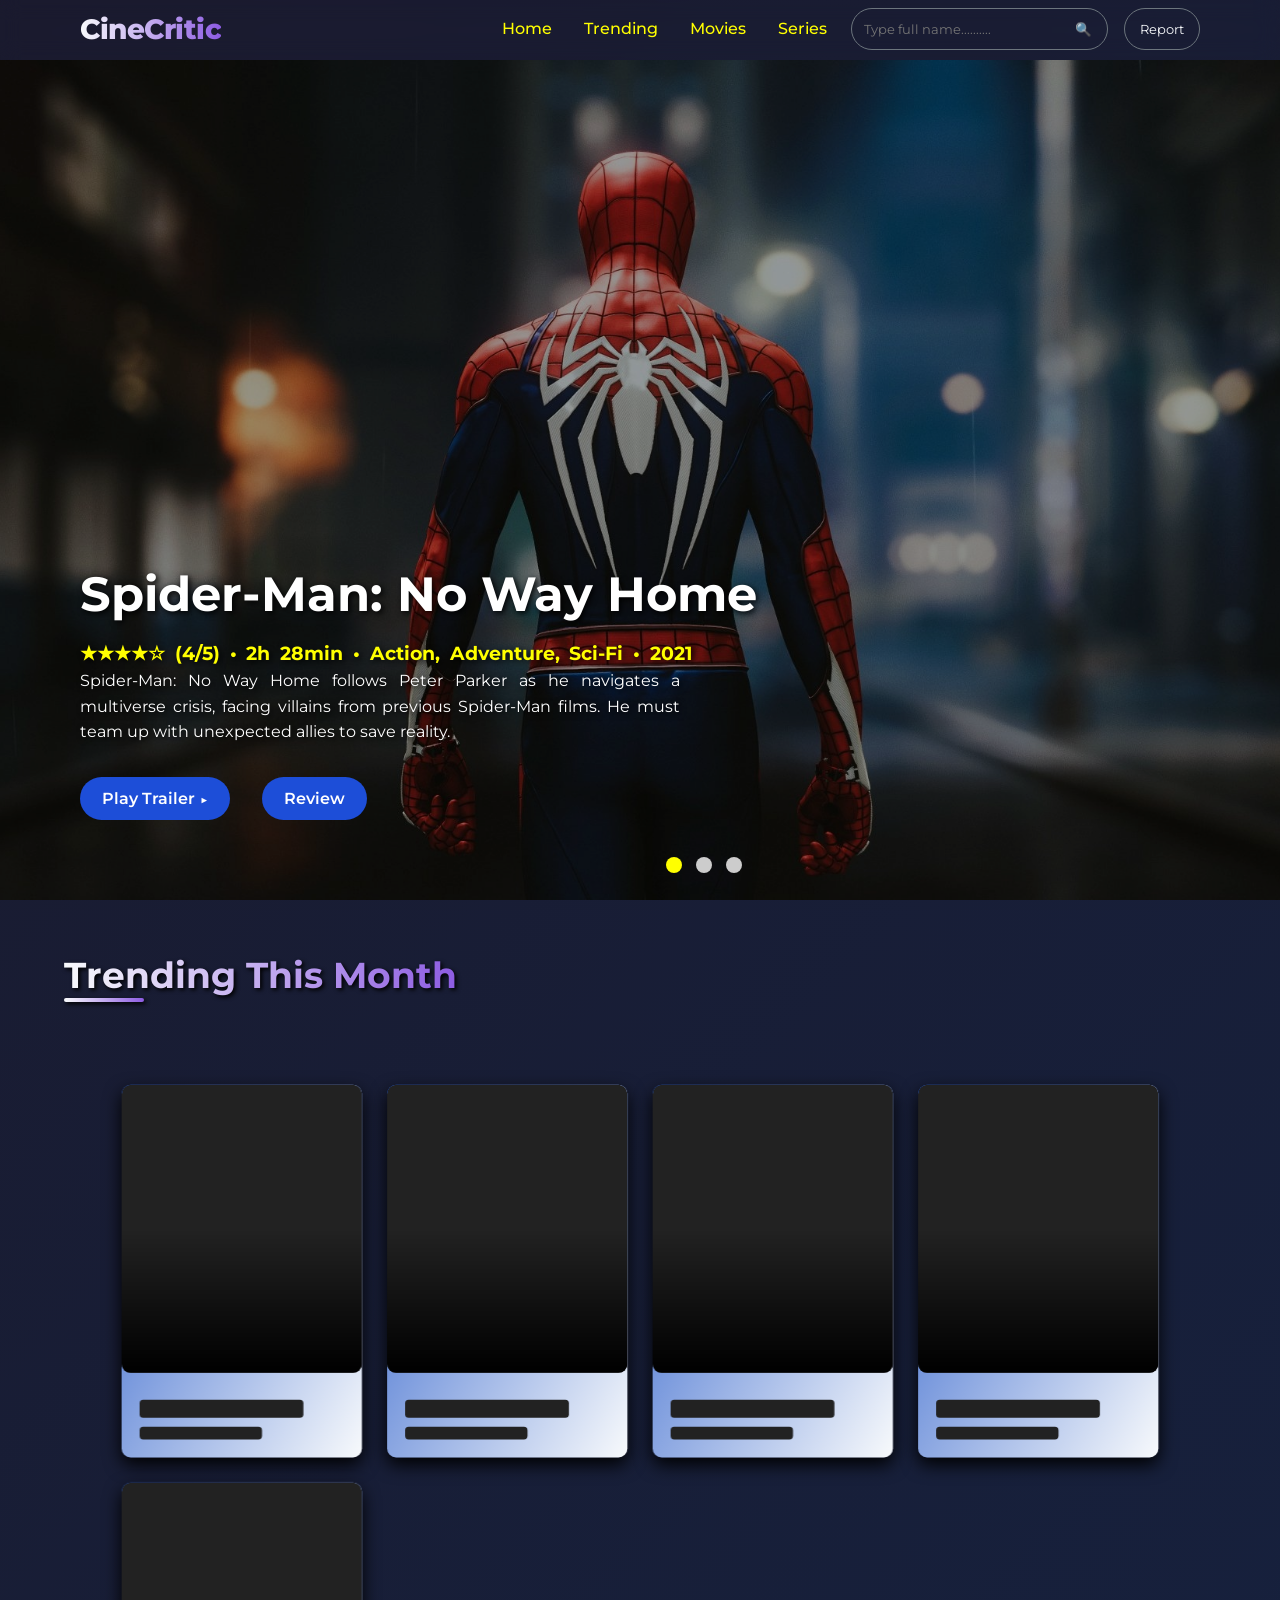
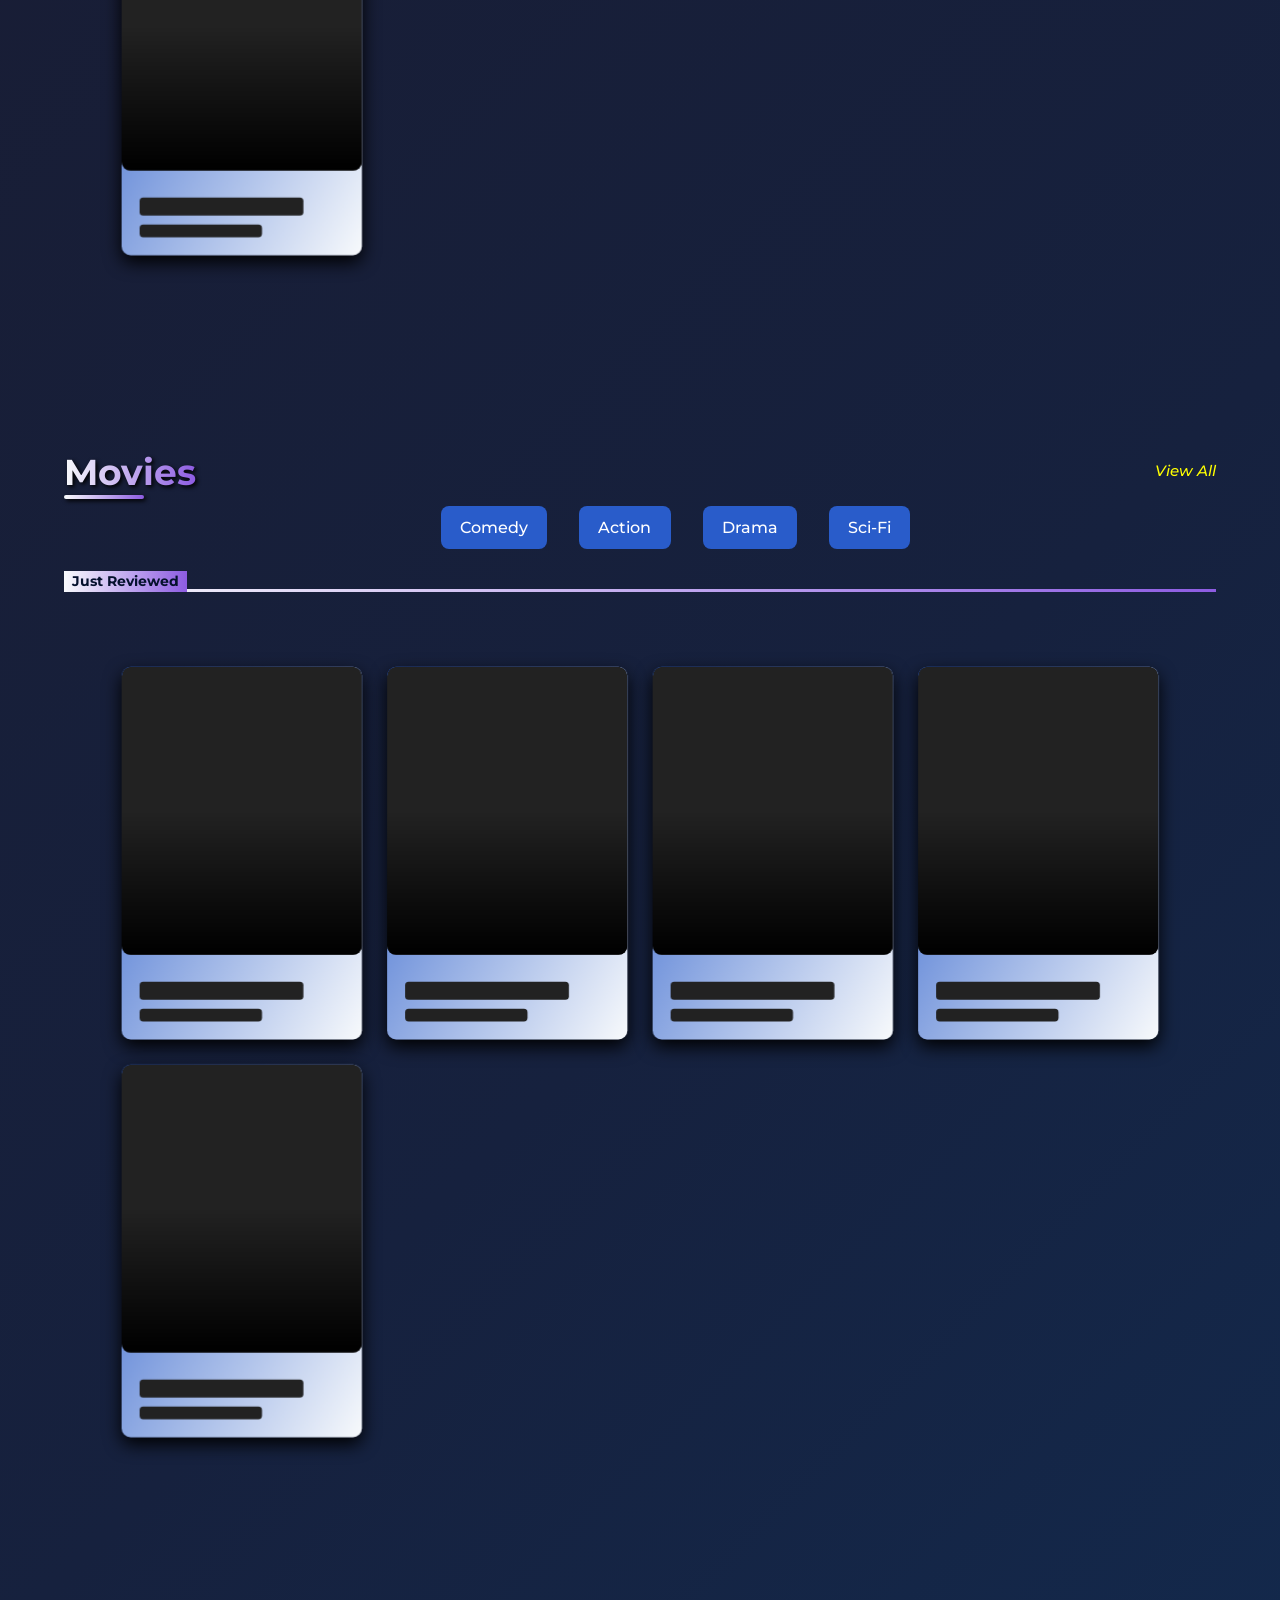
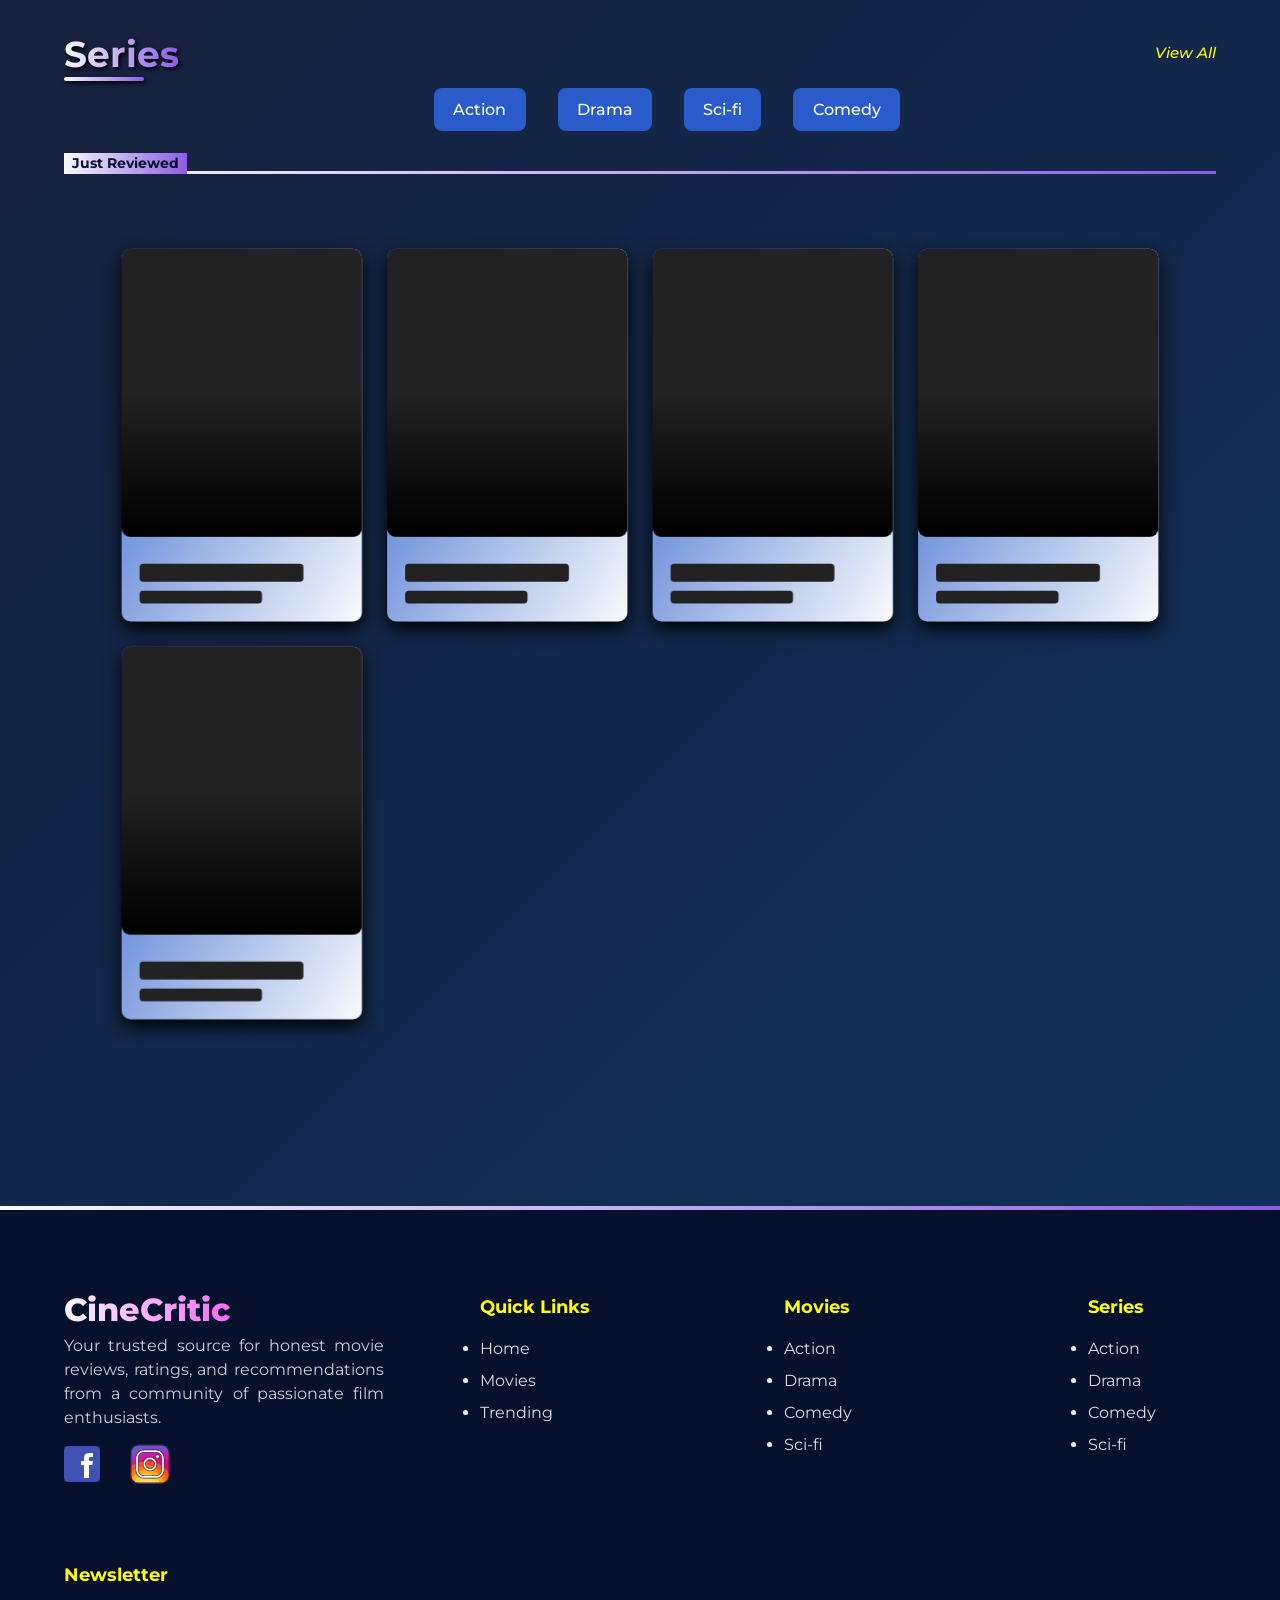
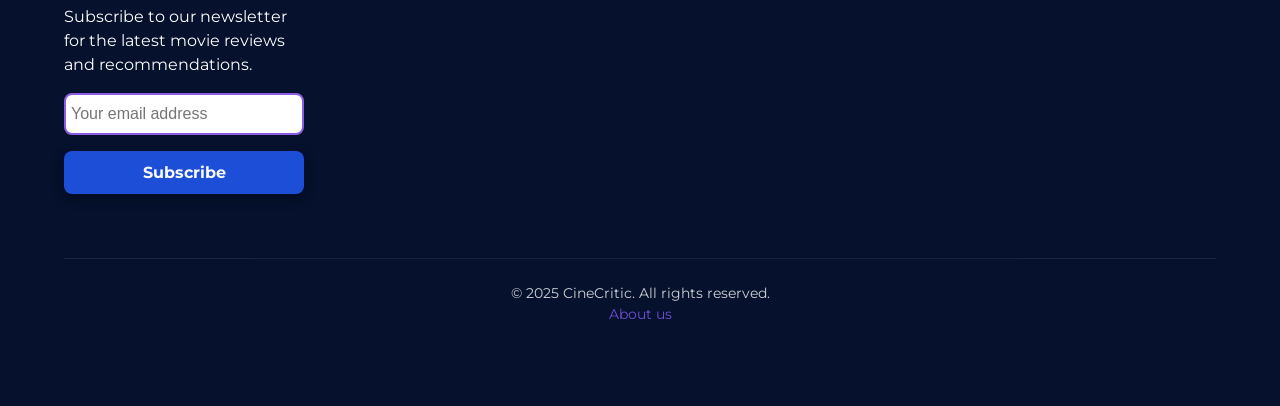
<file: index.html>
<!DOCTYPE html>
<html lang="en">

<head>
    <meta charset="UTF-8">
    <meta name="viewport" content="width=device-width, initial-scale=1.0">
    <title>CineCritic - Discover & Review Movies</title>
    <meta name="description"
        content="Discover and review the latest movies. Read honest reviews and ratings from our community of movie enthusiasts.">
    <link rel="icon" type="image/png" href="/img/fevicon.png">
    <!-- Styles -->
    <link rel="stylesheet" href="css/styles.css">
    <link rel="stylesheet" href="css/stylefunction.css">
</head>

<body>

    <!-- Navigation -->
    <nav class="navbar_">
        <div class="nav_container">
            <a href="#" class="logo">CineCritic</a>

            <div class="nav_middle">
                <div class="nav_links">
                    <a href="#home">Home</a>
                    <a href="#trending">Trending</a>
                    <a href="#movies">Movies</a>
                    <a href="#series">Series</a>
                </div>
                <!-- Auth + Search -->
                <div class="auth_buttons">

                    <!-- Search Bar -->
                    <div class="nav_search">
                        <input type="text" id="searchInput" placeholder="Type full name.........." />
                        <button id="searchBtn">🔍</button>
                    </div>
                    
                    <!-- Report -->
                    <button id="reportBtn" class="btn btn-outline-secondary"
                        onclick="window.location.href='report.html'">Report</button>
                </div>
            </div>
            <button class="hamburger">☰</button>
        </div>

        <!-- Mobile Menu -->
        <div class="mobile-menu" id="mobileMenu">

            <a href="#home">Home</a>
            <a href="#trending">Trending</a>
            <a href="#movies">Movies</a>
            <a href="#series">Series</a>

            <!-- <div class="nav_search">
                <input type="text" id="searchInputMobile" placeholder="Type full name..........">
                <button id="searchBtnMobile">🔍</button>
            </div> -->
            <div id="searchResultsMobile"></div>

            <button id="reportBtnMobile" onclick="window.location.href='report.html'">Report</button>
        </div>
    </nav>



    <main>

        <section id="home" class="hero">
            <div class="hero-slider">
                <div class="slide active">
                    <img src="img/spiderman.jpg" alt="Spiderman">
                    <div class="hero-content">
                        <h1>Spider-Man: No Way Home</h1>
                        <h3>★★★★☆ (4/5) • 2h 28min • Action, Adventure, Sci-Fi • 2021 </h3>
                        <p>Spider-Man: No Way Home follows Peter Parker as he navigates a multiverse crisis,
                            facing villains from previous Spider-Man films. He must team up with unexpected allies to
                            save reality.</p>
                        <div class="btn_grp">
                            <button type="button" id="trailerBtn" data-video="JfVOs4VSpmA">Play Trailer</button>
                            <button class="reviewBtn" data-id="tt10872600">
                                Review
                            </button>
                        </div>

                    </div>
                </div>
                <div class="slide">
                    <img src="img/batman.jpg" alt="Batman">
                    <div class="hero-content">
                        <h1>The Dark Knight</h1>
                        <h3>★★★★★ (5/5) • 2h 32min • Action, Crime, Drama • 2008</h3>
                        <p>
                            Batman faces his greatest challenge when the Joker unleashes chaos on Gotham City.
                            With the help of allies, Bruce Wayne must push his limits to uphold justice,
                            questioning the line between hero and vigilante.
                        </p>

                        <div class="btn_grp">
                            <button id="trailerBtn" data-video="EXeTwQWrcwY">Play Trailer</button>
                            <button class="reviewBtn" data-id="tt0468569">
                                Review
                            </button>

                        </div>

                    </div>
                </div>
                <div class="slide">
                    <img src="img/harry.jpg" alt="Harry Potter">
                    <div class="hero-content">
                        <h1>Harry Potter and the Sorcerer's Stone</h1>
                        <h3>★★★★☆ (4/5) • 2h 32min • Fantasy, Adventure, Family • 2001</h3>
                        <p>
                            Harry Potter, an orphaned boy, discovers he is a wizard and begins his journey at
                            Hogwarts School of Witchcraft and Wizardry. With his friends, he faces magical challenges
                            and uncovers the dark secrets tied to Lord Voldemort.
                        </p>

                        <div class="btn_grp">
                            <button id="trailerBtn" data-video="VyHV0BRtdxo">Play Trailer</button>
                            <button class="reviewBtn" data-id="tt0241527">
                                Review
                            </button>
                        </div>
                    </div>
                </div>
            </div>
            <!-- Pagination -->
            <div class="pagination">
                <span class="dot active" data-index="0"></span>
                <span class="dot" data-index="1"></span>
                <span class="dot" data-index="2"></span>
            </div>
        </section>


        <!-- Trending Movies -->
        <section class="trending-movies" id="trending">
            <div class="section-header">
                <h2 class="section-title">Trending This Month</h2>

            </div>

            <div id="trendingMovies" class="movie-grid"></div>

            </div>
        </section>


        <!-- Movies -->
        <section class="movies" id="movies">
            <div class="section-header">
                <h2 class="section-title">Movies</h2>

                <div class="genre-buttons">
                    <a href="movies.html?genre=comedy" class="genre-btn">Comedy</a>

                    <a href="movies.html?genre=action" class="genre-btn">Action</a>

                    <a href="movies.html?genre=drama" class="genre-btn">Drama</a>

                    <a href="movies.html?genre=sci-fi" class="genre-btn">Sci-Fi</a>
                </div>

                <a href="movies.html" class="view-all"><i>View All </i></a>
            </div>

            <div class="reviewed-line">
                <span class="reviewed-text">Just Reviewed</span>
                <hr class="gradient-line">
            </div>

            <div id="moviesGrid" class="movie-grid"></div>
        </section>

        <!-- Series -->
        <section class="series" id="series">
            <div class="section-header">
                <h2 class="section-title">Series</h2>

                <div class="genre-buttons">

                    <a href="series.html?genre=action" class="genre-btn">Action</a>
                    <a href="series.html?genre=drama" class="genre-btn">Drama</a>
                    <a href="series.html?genre=sci-fi" class="genre-btn">Sci-fi</a>
                    <a href="series.html?genre=Comedy" class="genre-btn">Comedy</a>
                </div>
                <a href="series.html" class="view-all"><i>View All </i></a>
            </div>

            <div class="reviewed-line">
                <span class="reviewed-text">Just Reviewed</span>
                <hr class="gradient-line">
            </div>

            <div id="seriesSection" class="movie-grid"></div>

        </section>

    </main>

    <!-- Footer -->
    <footer class="footer">
        <div class="footer-content">
            <!-- About Section -->
            <div class="footer-section ">
                <h3 class="footer-logo">CineCritic</h3>
                <p class="footer-about">Your trusted source for honest movie reviews, ratings, and recommendations from
                    a community of passionate film enthusiasts.</p>

                <div class="social-links">
                    <a href="javascript:void(0)" aria-label="Facebook" data-tooltip="Coming soon">
                        <img src="img/fb.svg" alt="Facebook">
                    </a>
                    <a href="javascript:void(0)" aria-label="Instagram" data-tooltip="Coming soon">
                        <img src="img/insta.svg" alt="Instagram" width="60rem">
                    </a>

                </div>
            </div>

            <!-- Quick Links -->
            <div class="footer-section cat">
                <h4>Quick Links</h4>
                <ul class="footer-links">
                    <li><a href="#"> Home</a></li>
                    <li><a href="#movies"> Movies</a></li>
                    <!-- <li><a href="reviews.html"> Reviews</a></li> -->
                    <li><a href="#trending"> Trending</a></li>

                </ul>
            </div>

            <!-- Categories -->
            <div class="footer-section  cat">
                <h4>Movies</h4>
                <ul class="footer-links">
                    <!--iske liye js movies.html me h-->

                    <li><a href="movies.html?genre=action">Action</a></li>
                    <li> <a href="movies.html?genre=drama"> Drama</a></li>
                    <li><a href="movies.html?genre=Comedy">Comedy</a></li>
                    <li> <a href="movies.html?genre=sci-fi">Sci-fi</a></li>

                </ul>
            </div>

            <div class="footer-section cat">
                <h4>Series</h4>
                <ul class="footer-links">

                    <li> <a href="series.html?genre=action">Action</a> </li>
                    <li><a href="series.html?genre=drama">Drama</a></li>
                    <li> <a href="series.html?genre=Comedy">Comedy</a></li>
                    <li> <a href="series.html?genre=sci-fi">Sci-fi</a></li>

                </ul>
            </div>

            <!-- Newsletter -->
            <div class="footer-section newsletter">
                <h4>Newsletter</h4>
                <p>Subscribe to our newsletter for the latest movie reviews and recommendations.</p>

                <form class="newsletter-form">
                    <input type="email" placeholder="Your email address" required>
                    <button type="submit">Subscribe</button>
                </form>

            </div>
        </div>


        <!-- Footer Bottom -->
        <div class="footer-bottom">
            <p>&copy; 2025 CineCritic. All rights reserved.</p>

            <div class="footer-legal">

                <a href="about.html">About us</a>

            </div>
        </div>
    </footer>

    <div id="toast" class="toast"></div>

    <script src="js/script.js" defer></script>
    <script src="js/search.js" defer></script>

</body>

</html>
</file>
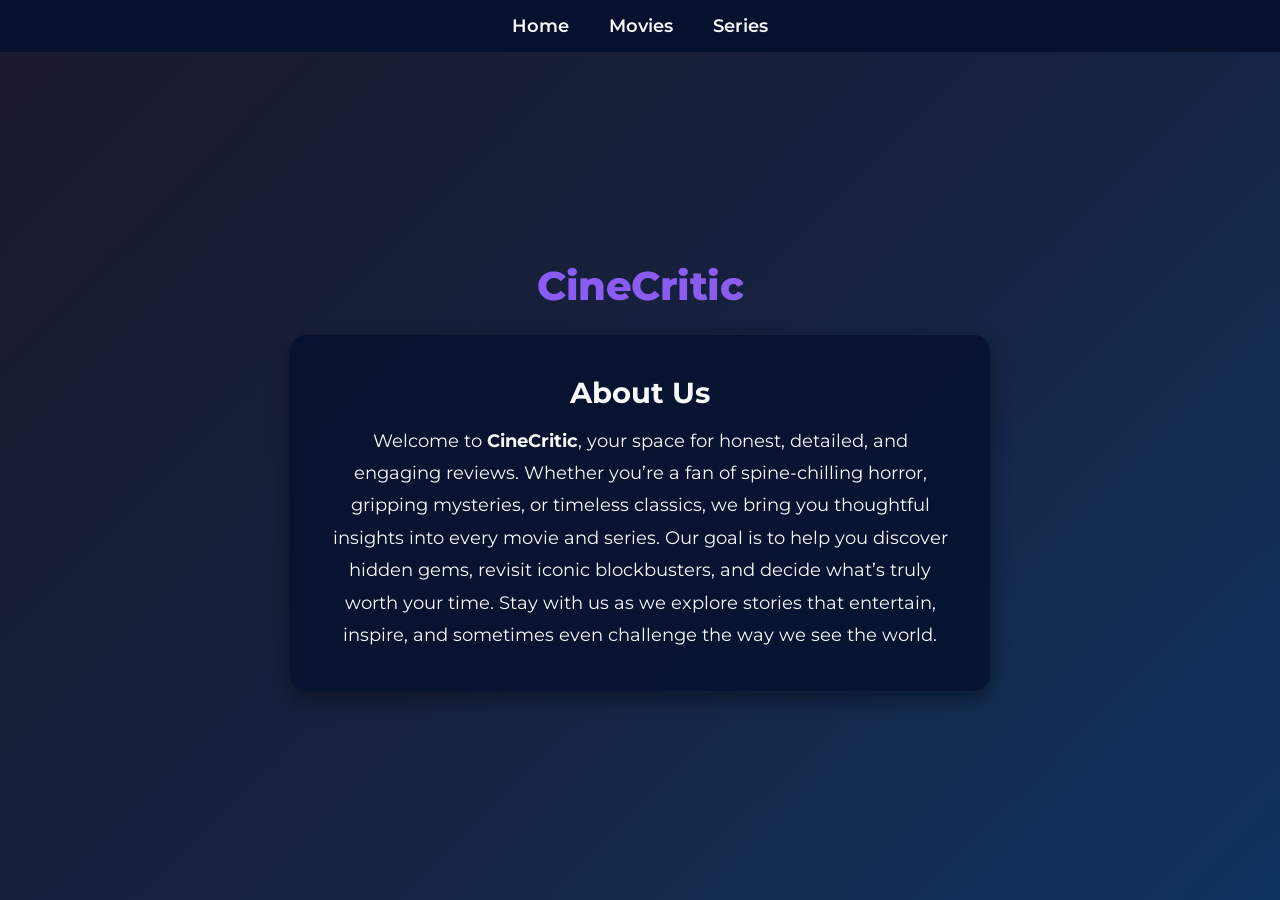
<file: about.html>
<!DOCTYPE html>
<html lang="en">
<head>
  <meta charset="UTF-8">
  <meta name="viewport" content="width=device-width, initial-scale=1.0">
  <title>CineCritic - About Us</title>
  <!-- Google Fonts -->
  <link href="https://fonts.googleapis.com/css2?family=Montserrat:wght@400;600;800&display=swap" rel="stylesheet">
  <style>
    :root {
      /* Color Palette */
      --primary: #295cca;
      --primary-dark: #1d4ed8;
      --secondary: #8d5ce2;
      --accent: #8b5cf6;
      --dark: #05112d;
      --light: #f8fafc; 
    }

    * {
      margin: 0;
      padding: 0;
      box-sizing: border-box;
    }

    body {
      font-family: 'Montserrat', sans-serif;
      background: linear-gradient(135deg, #1a1a2e, #16213e, #0f3460);
      color: var(--light);
      min-height: 100vh;
      display: flex;
      flex-direction: column;
    }

    /* Navigation */
    nav {
      background: var(--dark);
      padding: 15px;
      display: flex;
      justify-content: center;
      gap: 40px;
    }

    nav a {
      color: var(--light);
      text-decoration: none;
      font-size: 18px;
      font-weight: 600;
      transition: 0.3s;
    }

    nav a:hover {
      color: var(--accent);
    }

    /* Center box container */
    .center-box {
      flex: 1;
      display: flex;
      flex-direction: column;
      justify-content: center;
      align-items: center;
      padding: 20px;
      gap: 25px;
    }

    /* Logo */
    .logo {
      font-size: 2.5rem;
      font-weight: 800;
      background: linear-gradient(270deg, var(--light), var(--secondary), var(--accent));
      background-size: 600% 600%;
      -webkit-background-clip: text;
      background-clip: text;
      -webkit-text-fill-color: transparent;
      letter-spacing: -0.5px;
      animation: gradientFlow 6s ease infinite;
    }

    @keyframes gradientFlow {
      0% { background-position: 0% 50%; }
      50% { background-position: 100% 50%; }
      100% { background-position: 0% 50%; }
    }

    /* Box */
    .content-box {
      background: rgba(5, 17, 45, 0.85);
      padding: 40px;
      border-radius: 16px;
      max-width: 700px;
      text-align: center;
      box-shadow: 0 8px 20px rgba(0, 0, 0, 0.4);
    }

    .content-box h2 {
      margin-bottom: 15px;
      font-size: 1.8rem;
      color: var(--light);
    }

    .content-box p {
      font-size: 18px;
      line-height: 1.8;
      color: var(--light);
    }
  </style>
</head>
<body>
  <!-- Navigation -->
  <nav>
    <a href="index.html">Home</a>
    <a href="movies.html">Movies</a>
    <a href="series.html">Series</a>
  </nav>

  <!-- Center box -->
  <div class="center-box">
    <div class="logo">CineCritic</div>
    <div class="content-box">
      <h2>About Us</h2>
      <p>
        Welcome to <strong>CineCritic</strong>, your space for honest, detailed, and engaging reviews.  
        Whether you’re a fan of spine-chilling horror, gripping mysteries, or timeless classics, we bring you thoughtful insights into every movie and series.  
        Our goal is to help you discover hidden gems, revisit iconic blockbusters, and decide what’s truly worth your time.  
        Stay with us as we explore stories that entertain, inspire, and sometimes even challenge the way we see the world.
      </p>
    </div>
  </div>
</body>
</html>
</file>
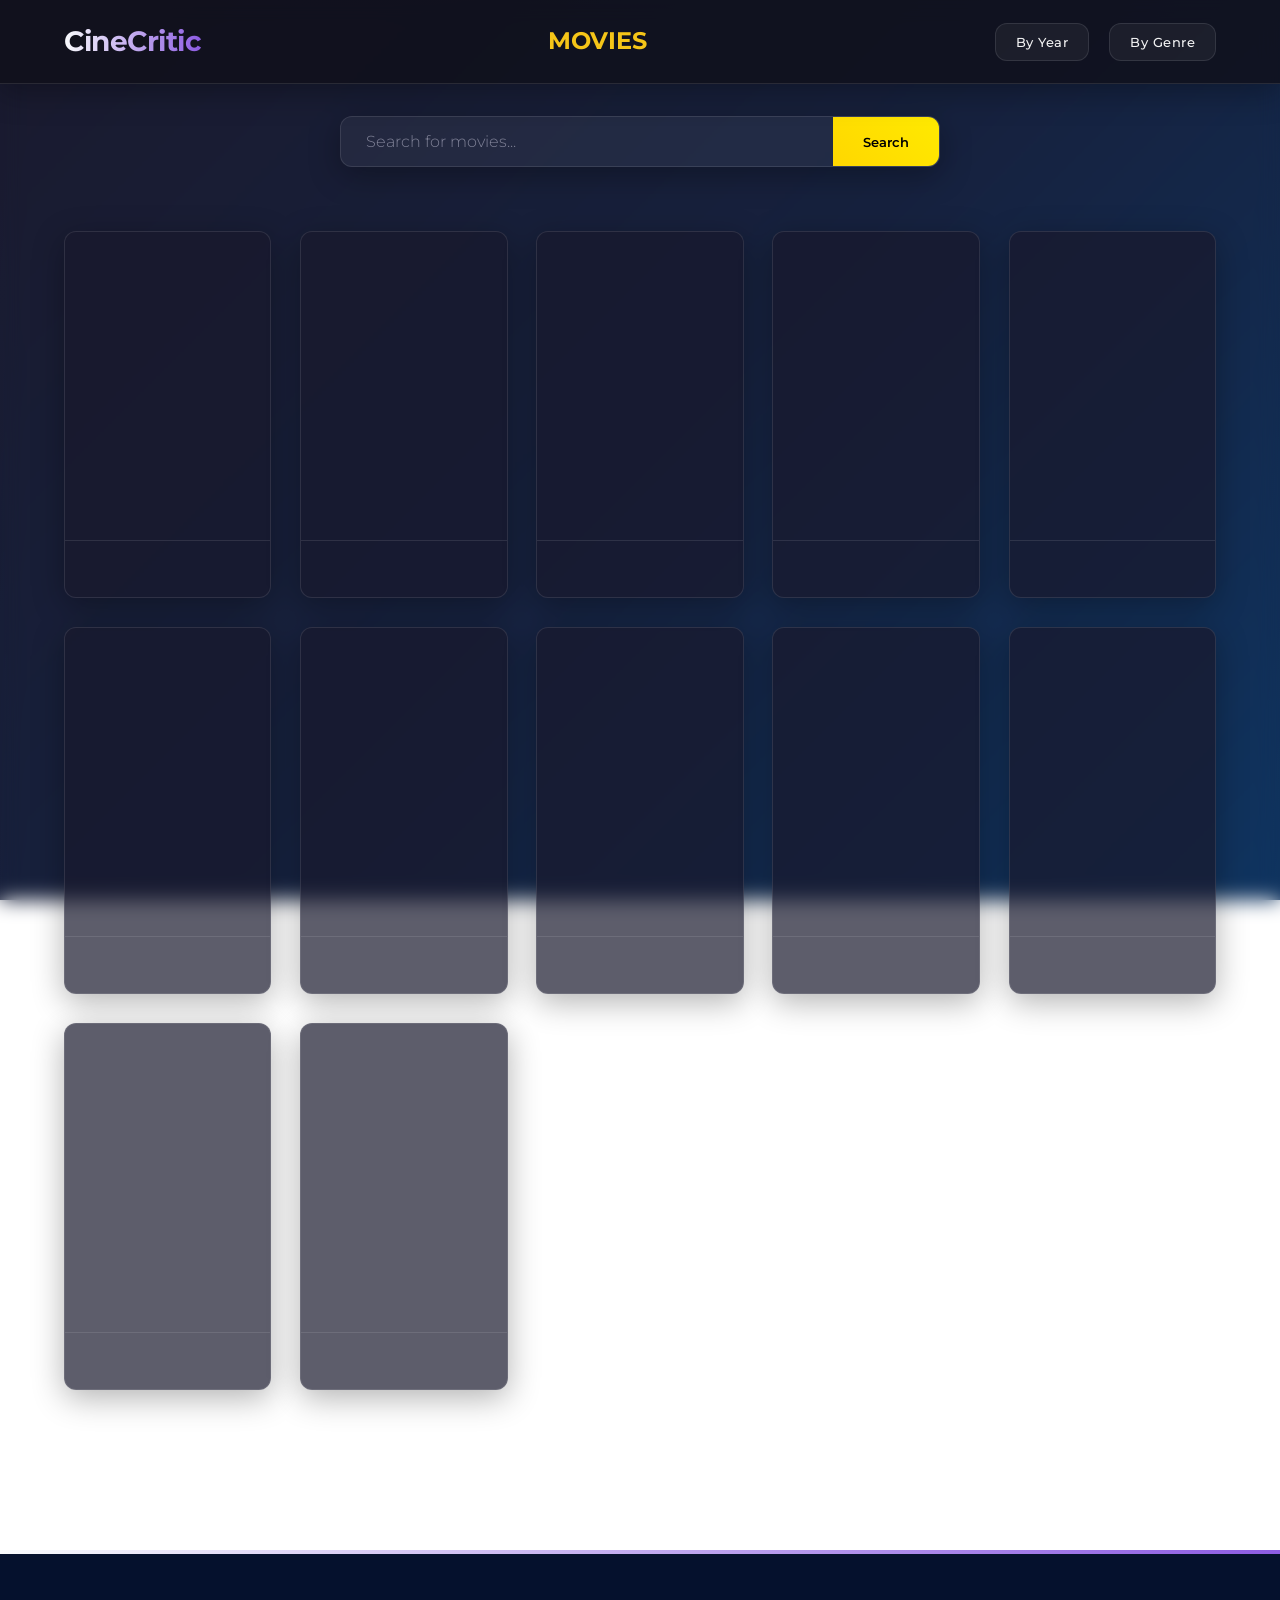
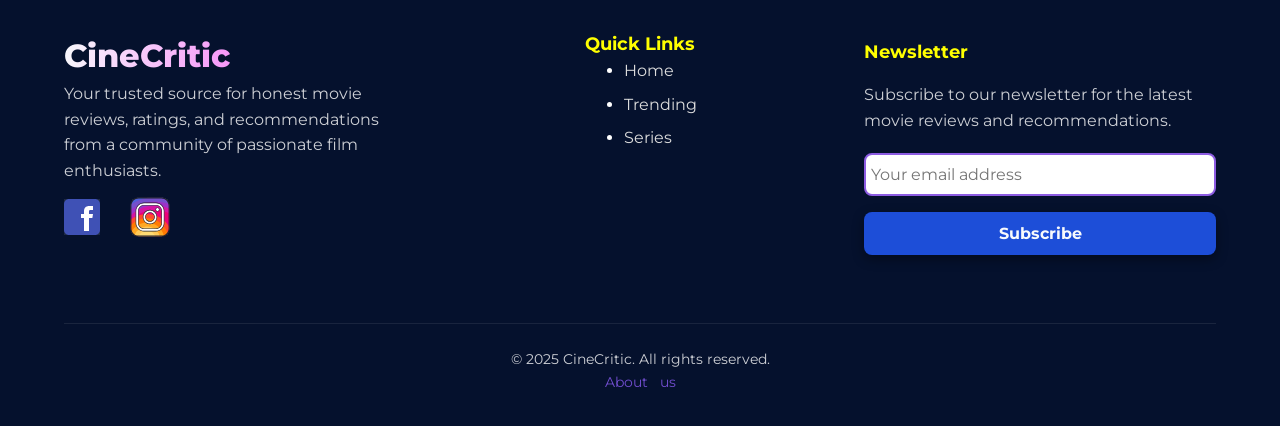
<file: movies.html>
<!DOCTYPE html>
<html lang="en">

<head>
    <meta charset="UTF-8">
    <meta name="viewport" content="width=device-width, initial-scale=1.0">
    <title>CineCritic - Discover & Review Movies</title>
    <link rel="stylesheet" href="css/movies-styles.css">
</head>

<body>
    <!-- Navbar -->
    <nav class="navbar_mov">
        <div class="navbar_mov-logo">
            <a href="index.html" class="logo">CineCritic</a>
        </div>

        <div class="navbar_mov-title">
            <a href="movies.html" style="text-decoration: none;">
                <h2 style="color: #f5c518; cursor: pointer;">MOVIES</h2>
            </a>
        </div>

        <div class="navbar_mov-filters">
            <div class="dropdown">
                <button class="dropbtn">By Year </button>
                <div class="dropdown-content">
                    <a href="#" data-filter="2024">2024</a>
                    <a href="#" data-filter="2023">2023</a>
                    <a href="#" data-filter="2022">2022</a>
                    <a href="#" data-filter="all">All</a>
                </div>
            </div>
            <div class="dropdown">
                <button class="dropbtn">By Genre</button>
                <div class="dropdown-content">
                    <a href="#" data-type="genre" data-filter="action">Action</a>
                    <a href="#" data-type="genre" data-filter="drama">Drama</a>
                    <a href="#" data-type="genre" data-filter="comedy">Comedy</a>
                    <a href="#" data-type="genre" data-filter="sci-fi">Sci-Fi</a>
                </div>
            </div>
        </div>
    </nav>

    <!-- Search Bar -->
    <div class="search-container">
        <div class="search-box">
            <input type="text" placeholder="Search for movies...">
            <button class="search-btn"> Search</button>
        </div>
    </div>

    <!-- Movie Grid -->
    <div class="movie-grid" id="movieGrid">
    </div>

    <footer class="footer">
        <div class="footer-content">
            <!-- About Section -->
            <div class="footer-section">
                <h3 class="footer-logo">CineCritic</h3>
                <p class="footer-about">Your trusted source for honest movie reviews, ratings, and recommendations from
                    a community of passionate film enthusiasts.</p>

                <div class="social-links">
                    <a href="javascript:void(0)" aria-label="Facebook" data-tooltip="Coming soon">
                        <img src="img/fb.svg" alt="Facebook">
                    </a>
                    <a href="javascript:void(0)" aria-label="Instagram" data-tooltip="Coming soon">
                        <img src="img/insta.svg" alt="Instagram" width="60rem">
                    </a>

                </div>
            </div>

            <!-- Quick Links -->
            <div class="footer-section">
                <h4 class="ql">Quick Links</h4>
                <ul class="footer-links">
                    <li><a href="index.html">Home</a></li>
                    <!-- <li><a href="reviews.html"> Reviews</a></li> -->
                    <li><a href="index.html#trending">Trending</a></li>
                    <li><a href="series.html">Series</a></li>
                </ul>
            </div>

            <!-- Newsletter -->
            <div class="footer-section newsletter">
                <h4>Newsletter</h4>
                <p>Subscribe to our newsletter for the latest movie reviews and recommendations.</p>

                <form class="newsletter-form">
                    <input type="email" placeholder="Your email address" required>
                    <button type="submit">Subscribe</button>
                </form>
            </div>
        </div>

        <!-- Footer Bottom -->
        <div class="footer-bottom">
            <p>&copy; 2025 CineCritic. All rights reserved.</p>
            <div class="footer-legal">
                <a href="about.html">About us</a>
            </div>
        </div>
    </footer>

    <script src="js/movies.js"></script>
</body>

</html>
</file>
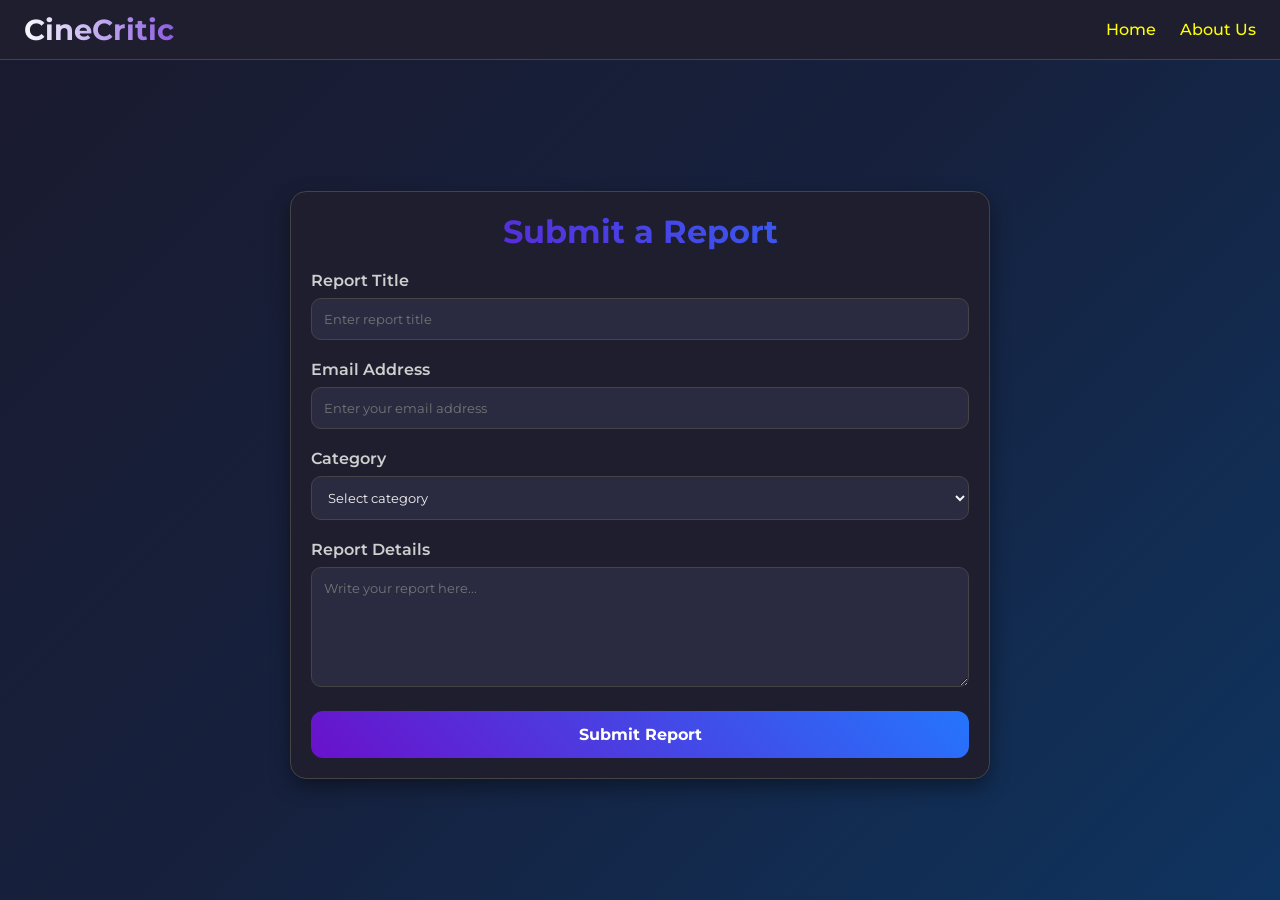
<file: report.html>
<!DOCTYPE html>
<html lang="en">

<head>
    <meta charset="UTF-8">
    <meta name="viewport" content="width=device-width, initial-scale=1.0">
    <title>Report Page</title>
    <link rel="stylesheet" href="css/report.css">
</head>

<body>

    <!-- 🔹 Navbar -->
    <nav class="navbar_">
        <a href="index.html" class="logo">CineCritic</a>
        <div class="nav_links">
            <a href="index.html">Home</a>
            <a href="about.html">About Us</a>
        </div>
    </nav>

    <!-- 🔹 Main Content -->
    <div class="main-content">

        <div class="report-container">
            <h1>Submit a Report</h1>

            <form id="reportForm">

                <div class="form-group">
                    <label for="reportTitle">Report Title</label>
                    <input type="text" id="reportTitle" name="reportTitle" placeholder="Enter report title" required
                        minlength="3">
                </div>

                <div class="form-group">
                    <label for="email">Email Address</label>
                    <input type="email" id="email" name="email" placeholder="Enter your email address" required>
                </div>

                <div class="form-group">
                    <label for="category">Category</label>
                    <select id="category" name="category" required>
                        <option value="">Select category</option>
                        <option value="bug">Bug</option>
                        <option value="feedback">Feedback</option>
                        <option value="other">Other</option>
                    </select>
                </div>

                <div class="form-group">
                    <label for="details">Report Details</label>
                    <textarea id="details" name="details" placeholder="Write your report here..." required
                        minlength="10"></textarea>
                </div>

                <button type="submit" class="submit-btn">
                    Submit Report
                </button>

            </form>
        </div>
    </div>
    <div id="toast"></div>
    <script src="js/report.js"></script>

</body>

</html>
</file>
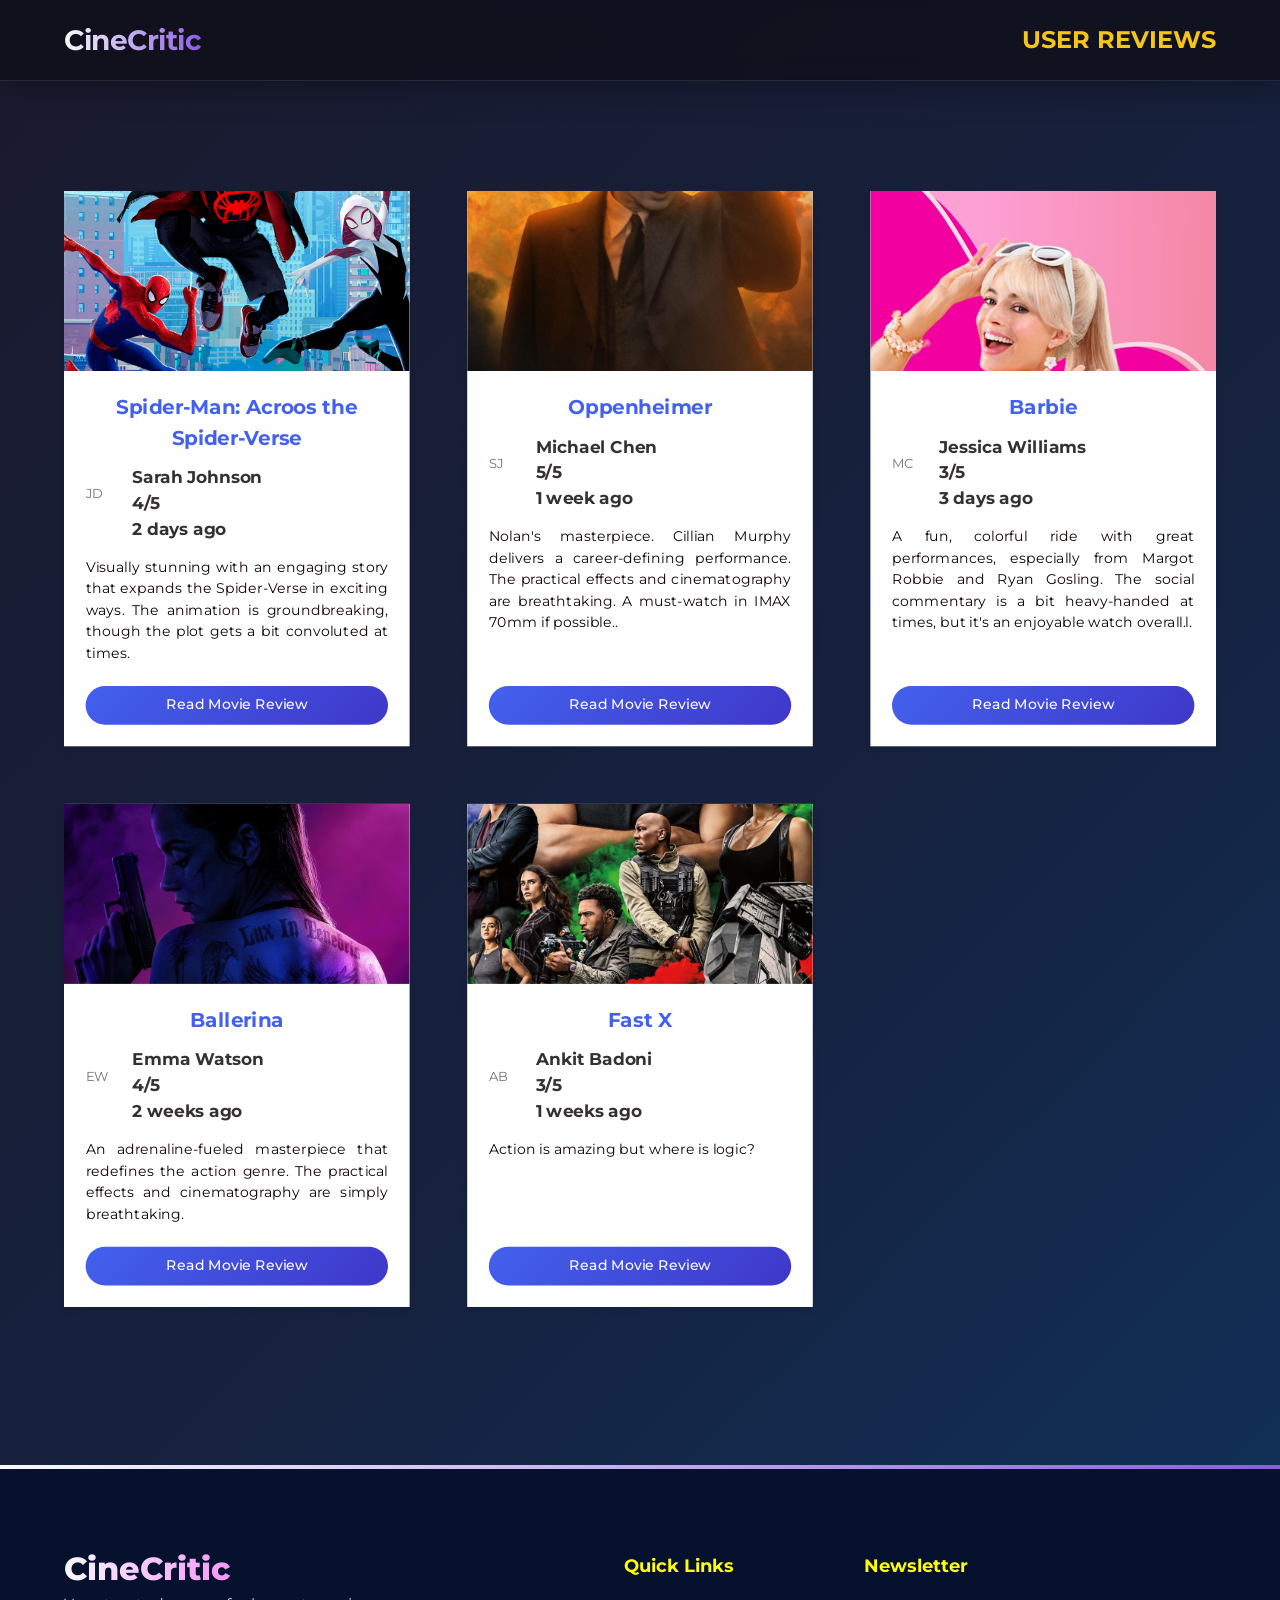
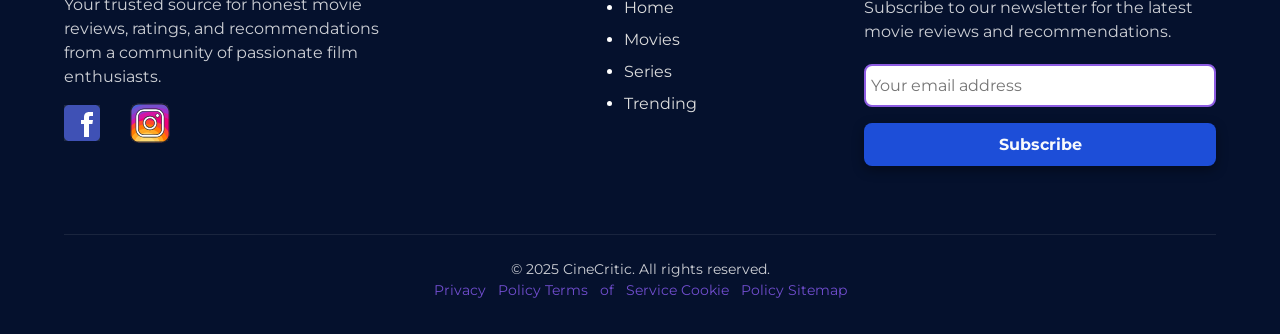
<file: reviews.html>
<!DOCTYPE html>
<html lang="en">

<head>
    <meta charset="UTF-8">
    <meta name="viewport" content="width=device-width, initial-scale=1.0">
    <title>CineCritic - Discover & Review Movies</title>
    <link rel="stylesheet" href="css/reviewstyle.css">
</head>

<body>

    <!-- Navbar -->
    <nav class="navbar_mov">
        <div class="navbar_mov-logo">
            <a href="index.html" class="logo">CineCritic</a>
        </div>

        <div class="navbar_mov-title">
            <a href="reviews.html" style="text-decoration: none;">
                <h1 style="color: #f5c518; cursor: pointer;"> USER REVIEWS</h1>
            </a>
        </div>
    </nav>

    <div class="reviews-grid">
        <!-- Review Card 1 -->
        <div class="review-card">
            <img src="img/spiderverse.jpg" alt="Spider-Man: No Way Home" class="movie-poster">
            <div class="review-content">
                <h2 class="movie-title">Spider-Man: Acroos the Spider-Verse</h2>
                <div class="reviewer-info">
                    <div class="reviewer-avatar">JD</div>
                    <div class="user">
                        <div>Sarah Johnson
                        </div>
                        <div class="review-rating">
                            <span sty>4/5</span>
                            <div>2 days ago</div>
                        </div>

                    </div>
                </div>

                <p class="review-text">Visually stunning with an engaging story that expands the Spider-Verse in
                    exciting ways. The animation is groundbreaking, though the plot gets a bit convoluted at times.</p>

                <a href="#" class="review-btn">Read Movie Review</a>

            </div>
        </div>

        <!-- Review Card 2 -->
        <div class="review-card">
            <img src="img/opp.jpg" alt="The Batman" class="movie-poster">
            <div class="review-content">
                <h2 class="movie-title">Oppenheimer</h2>
                <div class="reviewer-info">
                    <div class="reviewer-avatar">SJ</div>
                    <div class="user">
                        <div>Michael Chen
                        </div>
                        <div class="review-rating">
                            <span sty>5/5</span>
                            <div>1 week ago</div>
                        </div>

                    </div>
                </div>

                <p class="review-text">Nolan's masterpiece. Cillian Murphy delivers a career-defining performance. The
                    practical effects and cinematography are breathtaking. A must-watch in IMAX 70mm if possible..</p>
                <a href="#" class="review-btn">Read Movie Review</a>
            </div>
        </div>

        <!-- Review Card 3 -->
        <div class="review-card">
            <img src="img/barbie.jpg" alt="Dune" class="movie-poster">
            <div class="review-content">
                <h2 class="movie-title">Barbie</h2>
                <div class="reviewer-info">
                    <div class="reviewer-avatar">MC</div>
                    <div class="user">
                        <div>Jessica Williams
                        </div>
                        <div class="review-rating">
                            <span sty>3/5</span>
                            <div>3 days ago</div>
                        </div>

                    </div>
                </div>
                <p class="review-text">A fun, colorful ride with great performances, especially from Margot Robbie and
                    Ryan Gosling. The social commentary is a bit heavy-handed at times, but it's an enjoyable watch
                    overall.l.</p>
                <a href="#" class="review-btn">Read Movie Review</a>
            </div>
        </div>

        <!-- Review Card 4 -->
        <div class="review-card">
            <img src="img/ball.jpg" alt="Mad Max: Fury Road" class="movie-poster">
            <div class="review-content">
                <h2 class="movie-title">Ballerina</h2>
                <div class="reviewer-info">
                    <div class="reviewer-avatar">EW</div>
                    <div class="user">
                        <div>Emma Watson
                        </div>
                        <div class="review-rating">
                            <span sty>4/5</span>
                            <div>2 weeks ago</div>
                        </div>

                    </div>
                </div>
                <p class="review-text">An adrenaline-fueled masterpiece that redefines the action genre. The
                    practical effects and cinematography are simply breathtaking.</p>
                <a href="#" class="review-btn">Read Movie Review</a>
            </div>
        </div>

        <!-- Review Card 5 -->
        <div class="review-card">
            <img src="img/fast.jpg" alt="Inception" class="movie-poster">
            <div class="review-content">
                <h2 class="movie-title">Fast X</h2>
                <div class="reviewer-info">
                    <div class="reviewer-avatar">AB</div>
                    <div class="user">
                        <div>Ankit Badoni
                        </div>
                        <div class="review-rating">
                            <span sty>3/5</span>
                            <div>1 weeks ago</div>
                        </div>

                    </div>
                </div>


                <p class="review-text">Action is amazing but where is logic?
                <p>
                    <a href="#" class="review-btn">Read Movie Review</a>
            </div>
        </div>
    </div>



    <footer class="footer">
        <div class="footer-content">
            <!-- About Section -->
            <div class="footer-section">
                <h3 class="footer-logo">CineCritic</h3>
                <p class="footer-about">Your trusted source for honest movie reviews, ratings, and recommendations from
                    a community of passionate film enthusiasts.</p>

                <div class="social-links">
                    <a href="#" aria-label="Facebook">
                        <img src="img/fb.svg" alt="Facebook"> </a>
                    <a href="#" aria-label="Facebook">
                        <img src="img/insta.svg" alt="instagram" width="60rem"> </a>
                </div>
            </div>

            <!-- Quick Links -->
            <div class="footer-section">
                <h4 class="ql">Quick Links</h4>
                <ul class="footer-links">
                    <li><a href="index.html">Home</a></li>
                    <li><a href="movies.html">Movies</a></li>
                    <li><a href="series.html">Series</a></li>
                    <li><a href="index.html#trending"> Trending</a></li>

                </ul>
            </div>


            <!-- Newsletter -->
            <div class="footer-section newsletter">
                <h4>Newsletter</h4>
                <p>Subscribe to our newsletter for the latest movie reviews and recommendations.</p>

                <form class="newsletter-form">
                    <input type="email" placeholder="Your email address" required>
                    <button type="submit">Subscribe</button>
                </form>
            </div>
        </div>

        <!-- Footer Bottom -->
        <div class="footer-bottom">
            <p>&copy; 2025 CineCritic. All rights reserved.</p>

            <div class="footer-legal">
                <a href="#">Privacy Policy</a>
                <a href="#">Terms of Service</a>
                <a href="#">Cookie Policy</a>
                <a href="#">Sitemap</a>
            </div>
        </div>
    </footer>

</body>


</html>
</file>
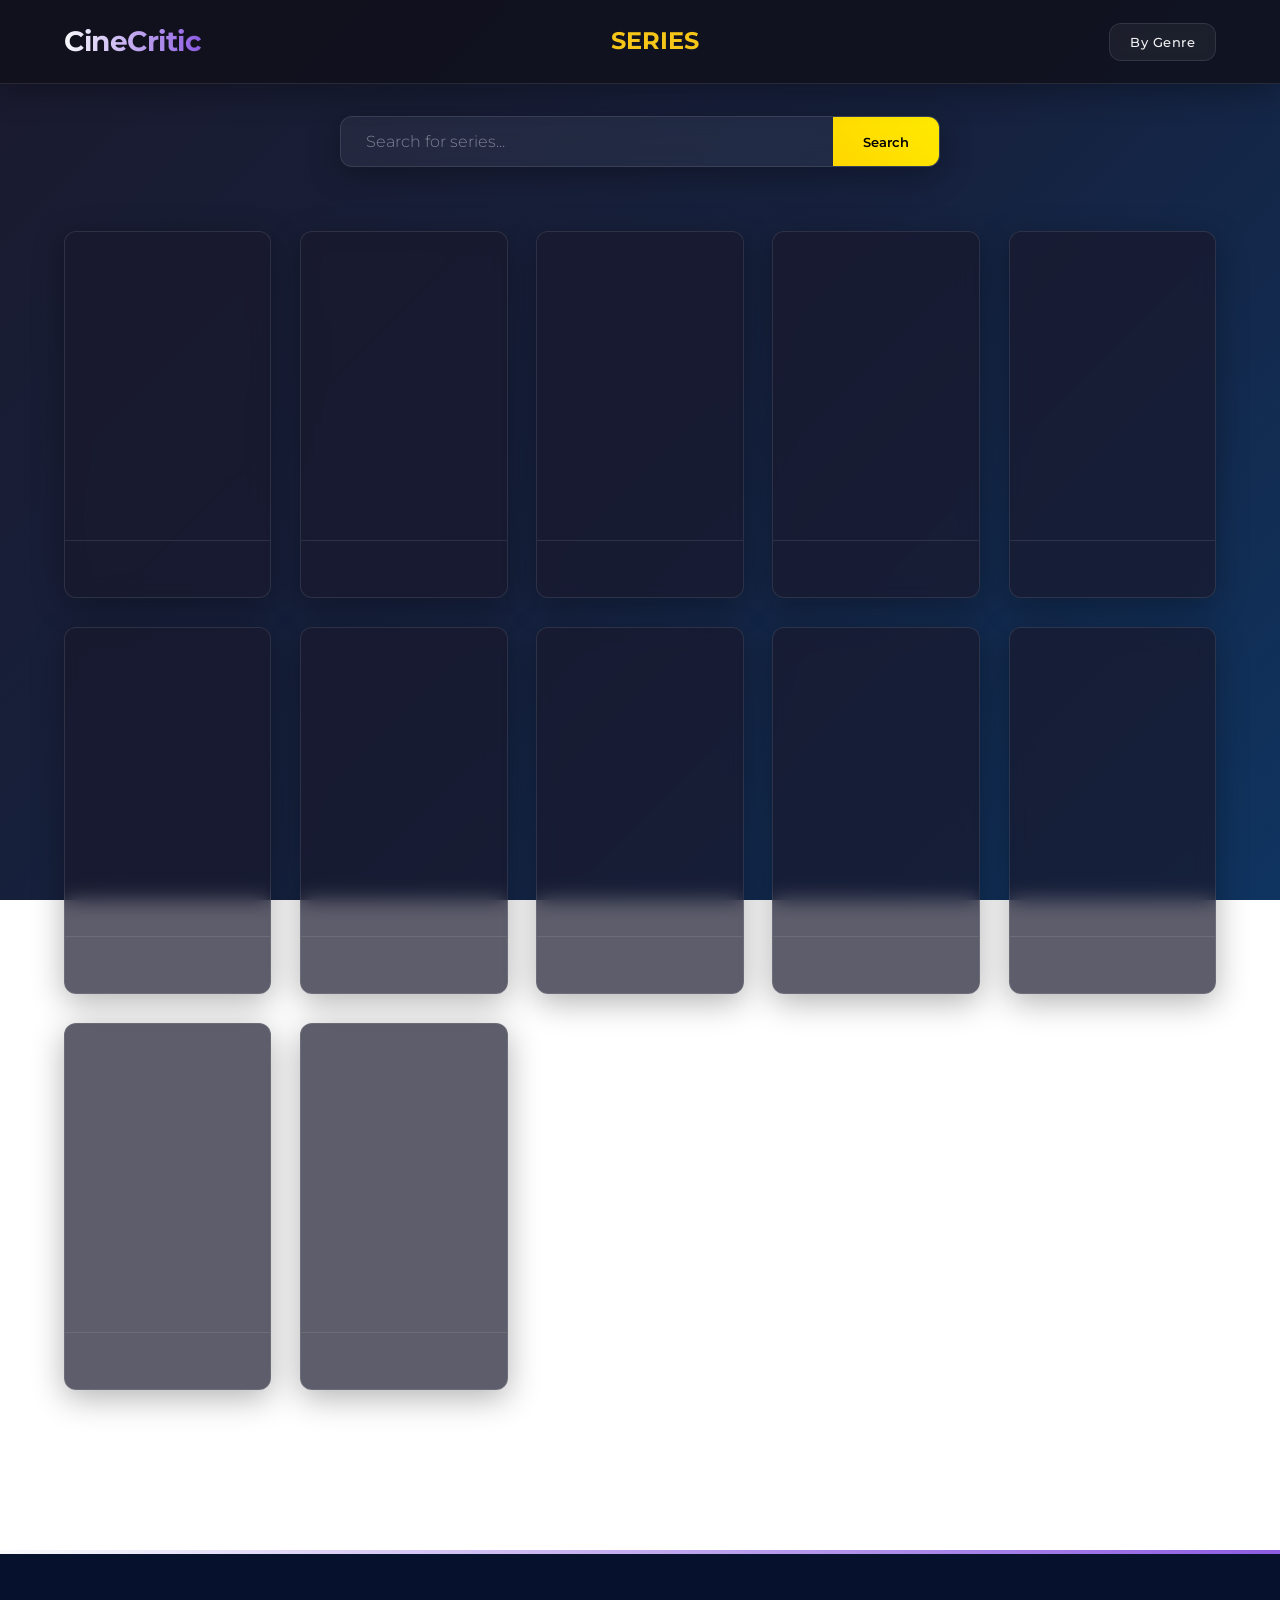
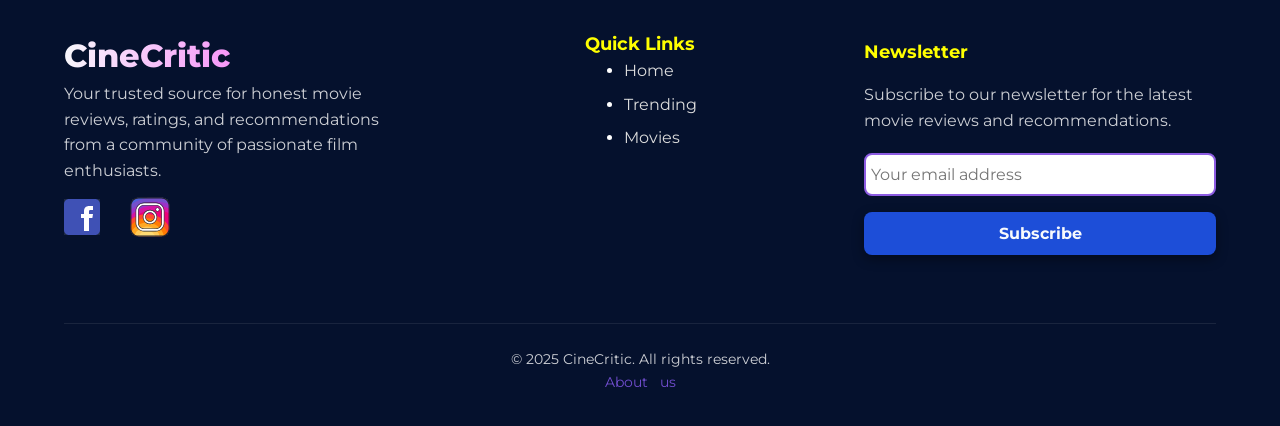
<file: series.html>
<!DOCTYPE html>
<html lang="en">

<head>
    <meta charset="UTF-8">
    <meta name="viewport" content="width=device-width, initial-scale=1.0">
    <title>CineCritic - Discover & Review Series</title>
    <link rel="stylesheet" href="css/series-styles.css">

</head>

<body>
    <!-- Navbar -->
    <nav class="navbar_mov">
        <div class="navbar_mov-logo">
            <a href="index.html" class="logo">CineCritic</a>
        </div>

        <div class="navbar_mov-title">
            <a href="series.html" style="text-decoration: none;">
                <h2 style="color: #f5c518; cursor: pointer;">SERIES</h2>
            </a>
        </div>

        <div class="navbar_mov-filters">
            <div class="dropdown">
                <button class="dropbtn">By Genre</button>
                <div class="dropdown-content">
                    <a href="#" data-type="genre" data-filter="action">Action</a>
                    <a href="#" data-type="genre" data-filter="drama">Drama</a>
                    <a href="#" data-type="genre" data-filter="comedy">Comedy</a>
                    <a href="#" data-type="genre" data-filter="sci-fi">Sci-Fi</a>
                    <a href="#" data-type="genre" data-filter="all">All</a>
                </div>
            </div>
        </div>
    </nav>

    <!-- Search Bar -->
    <div class="search-container">
        <div class="search-box">
            <input type="text" placeholder="Search for series...">
            <button class="search-btn"> Search</button>
        </div>
    </div>

    <!-- Series Grid -->
    <div class="series-grid" id="seriesGrid"></div>

    <footer class="footer">
        <div class="footer-content">
            <div class="footer-section">
                <h3 class="footer-logo">CineCritic</h3>
                <p class="footer-about">Your trusted source for honest movie reviews, ratings, and recommendations from
                    a community of passionate film enthusiasts.</p>
                <div class="social-links">
                    <a href="javascript:void(0)" aria-label="Facebook" data-tooltip="Coming soon">
                        <img src="img/fb.svg" alt="Facebook">
                    </a>
                    <a href="javascript:void(0)" aria-label="Instagram" data-tooltip="Coming soon">
                        <img src="img/insta.svg" alt="Instagram" width="60rem">
                    </a>

                </div>
            </div>
            <div class="footer-section">
                <h4 class="ql">Quick Links</h4>
                <ul class="footer-links">
                    <li><a href="index.html"> Home</a></li>
                    <li><a href="index.html#trending"> Trending</a></li>
                    <li><a href="movies.html"> Movies</a></li>
                </ul>
            </div>
            <div class="footer-section newsletter">
                <h4>Newsletter</h4>
                <p>Subscribe to our newsletter for the latest movie reviews and recommendations.</p>
                <form class="newsletter-form">
                    <input type="email" placeholder="Your email address" required>
                    <button type="submit">Subscribe</button>
                </form>
            </div>
        </div>
        <div class="footer-bottom">
            <p>&copy; 2025 CineCritic. All rights reserved.</p>
            <div class="footer-legal">
                <a href="about.html">About us</a>
            </div>
        </div>
    </footer>

    <script src="js/series.js"></script>
</body>

</html>
</file>
<file: css/styles.css>
@import url('https://fonts.googleapis.com/css2?family=Montserrat:wght@300;400;500;600;700&display=swap');

:root {
    /* Color Palette */
    --primary: #295cca;
    --primary-dark: #1d4ed8;
    --secondary: #8d5ce2;
    --accent: #8b5cf6;
    --dark: #05112d;
    --light: #f8fafc; 
 
     
    
    /* Typography */
    --main-font: 'Montserrat', sans-serif;
    
    /* Spacing */
    --space-xs: 0.25rem;
    --space-sm: 0.5rem;
    --space-md: 1rem;
    --space-lg: 1.5rem;
    --space-xl: 2rem;
    --space-2xl: 3rem;
}

/* Base Styles */
*,
*::before,
*::after {
    margin: 0;
    padding: 0;
    box-sizing: border-box;
}


.modal {
    position: fixed;
    top: 0;
    left: 0;
    width: 100%;
    height: 100%;
    background: rgba(0,0,0,0.8);
    display: flex;
    align-items: center;
    justify-content: center;
    z-index: 9999;
}

.modal-content {
    position: relative;
    background: #000;
    padding: 10px;
    border-radius: 8px;
}

.modal-content iframe {
    display: block;
    max-width: 90vw;
    max-height: 80vh;
}

.modal .close {
    position: absolute;
    top: -10px;
    right: 10px;
    font-size: 30px;
    color: white;
    cursor: pointer;
}


html {
    scroll-behavior: smooth;
    -webkit-font-smoothing: antialiased;
    -moz-osx-font-smoothing: grayscale;
}

body {
    font-family: var(--main-font);
    line-height: 1.5;
    color: var(--text);
     background: linear-gradient(135deg, #1a1a2e, #16213e, #0f3460);
    min-height: 100vh;
    display: flex;
    flex-direction: column;
}


/* Navigation */
button{
    font-family: var(--main-font);
}
.toast {
    position: fixed;
    top: 10%;
    left: 50%;

    transform: translate(-50%, -50%) scale(0.9);

    background:var(--primary-dark);
    color: white;

    padding: 18px 30px;
    border-radius: 14px;

    min-width: 300px;
    max-width: 500px;

    text-align: center;
    font-size: 16px;
    font-weight: 500;

    opacity: 0;
    visibility: hidden;

    transition: all 0.3s ease;
    z-index: 9999;
}
.toast.show {
    opacity: 1;
    visibility: visible;
    transform: translate(-50%, -50%) scale(1);
}

.navbar_ {
    position: sticky;
    top: 0;
    z-index: 100;
    background:transparent;
    -webkit-backdrop-filter: blur(12px);
    backdrop-filter: blur(10px);
    border-bottom: none;
    padding: 0.5rem 5rem;
    height: 60px;
}
.nav_middle {
  display: flex;
  align-items: center;
  gap: 1.5rem;
}

.nav_container {
    max-width: 1440px;
    margin: 0 auto;
    display: flex;
    justify-content: space-between;
    align-items: center;
      gap: 0.2rem; 
}

.logo {
    font-size: 1.75rem;
    font-weight: 800;
    background: linear-gradient(90deg, var(--light), var(--secondary));
    -webkit-background-clip: text;
    background-clip: text; /* bg change only inside the text*/
    -webkit-text-fill-color: transparent;
    letter-spacing: -0.5px;
}

.nav_links {
    display: flex;
    align-items: center;
    gap: 2rem;
}
/* Search bar */
.nav_search {
  display: flex;
  align-items: center;
  border: 1px solid #6c757d;
  border-radius: 10rem;
  overflow: hidden; /* 👈 button hover ka background andar hi rahe */
}

.nav_search input {
  flex: 1; /* 👈 input ko full space do */
  border: none;
  outline: none;
  padding: 8px 12px;
  background: transparent;
  font-family: var(--main-font);
  color: white;
  height: 40px; /* 👈 fixed height for alignment */
  box-sizing: border-box;
}

.nav_search button {
  border: none;
  padding: 0 15px; /* 👈 vertical padding hata ke align kiya */
  cursor: pointer;
  background: transparent;
  height: 40px; /* 👈 same as input */
  box-sizing: border-box;
  transition: 0.3s ease, }

.nav_search button:hover {
  background: var(--accent);
  color: #fff; /* 👈 hover pe text clear dikhe */
}

.btn-outline-secondary {
  color:var(--light);
  border: 1px solid #6c757d;
  background-color: transparent;
  border-radius: 30px;
  padding: 0 15px;
  transition: all 0.5s ease;
  
}

.btn-outline-secondary:hover {
  background-color: #6c757d;
  color: #fff;
  cursor: pointer;
}


.nav_links a {
    color: yellow;
    font-weight: 500;
    font-size: 1rem;
    position: relative;
    padding: 0.5rem 0;
    text-decoration: none;
}

.nav_links a::after {
    content: '';
    position: absolute;
    bottom: 0;
    left: 0;
    width: 0;
    height: 2px;
    background: linear-gradient(90deg, var(--light), var(--secondary));
    transition: all 0.5s ease;
}

.nav_links a:hover::after,
.nav_links a.active::after {
    width: 100%;
}

.auth_buttons {
    display: flex;
    gap: 1rem;
   
}


/* Hero Section */
.hero {
  height: calc(100vh - 60px); /* navbar adjust */
  background-size: cover;
  background-position: center;
  display: flex;
  position: relative;
  overflow: hidden;
  transition: background-image 1s ease-in-out;
}

/* overlay add  for text contrast prob prevention*/ 
.hero::after {
  content: "";
  position: absolute;
  inset: 0;
  background: rgba(0, 0, 0, 0.4);
  z-index: 0; /* overlay */
}

.pagination {
  text-align: center;
  position: absolute;
  bottom: 20px;
  width: 100%;
  z-index: 2; /* overlay ke upar */
}

.dot {
  display: inline-block;
  width: 1rem;
  height: 1rem;
  margin: 0 5px;
  background: #ccc;
  border-radius: 50%;
  cursor: pointer;
  transition: background-color 0.3s;
}

.dot.active {
  background: yellow;
}

.dot:hover {
  background: rgb(255, 0, 0);
}

.slide {
  position: absolute;
  top: 0;
  left: 100%;
  width: 100%;
  height: 100%;
  transition: all 1s ease-in-out;
}

.slide.active {
  left: 0;
}

.slide img {
  width: 100%;
  height: 100%;
  object-fit: cover; /* pura area cover ho jaye, aspect ratio maintain */
  position: absolute;
  top: 0;
  left: 0;
}
.hero-content h1,
.hero-content h3,
.hero-content p {
  text-shadow: 2px 2px 6px rgba(0,0,0,1);
}

.hero-content {
  position: absolute;
  bottom: 5rem;
  left: 5rem;
  z-index:2; /* image ke upar content */
}

.hero-content h1 {
  font-size: 3rem;
  color:white;
  margin-bottom: 0.6rem;
}
.hero-content h3{
    font-size: 1.2rem;
    color: yellow;
    word-spacing: 0.3rem;
}
 .hero-content p {
  font-size:1rem;
  line-height: 1.6; /* paragraph spacing */
  max-width: 600px; /* line break properly ho jaye */
  margin-bottom: 2rem;
  text-align: justify; 
  color: white;
}

.hero-content button {
  padding: 10px 20px;
  background: var(--primary-dark);
  color: #fff;
  border: 2px solid transparent;
  cursor: pointer;
  z-index: 2;
  border-radius: 10rem;
  font-size: 1rem;
  font-weight: 600;
  transition: all 0.4s ease;
  position: relative;
}
#trailerBtn::after {
  content: "▶";
  margin-left: 0.3rem;
  font-size: 0.8em;    /* symbol size slightly smaller than text */
}

/* hover effect */
.hero-content button:hover {
  background: transparent;
  color: var(--light);
  border: 2px solid #ffe600;
}

.btn_grp {
    display:flex;
    gap: 2rem;
}



@media (max-width: 768px) {
    .hero {
        padding: 6rem 5% 8rem;
    }
    
    .hero h1 {
        font-size: 2.5rem;
    }
    
    .hero p {
        font-size: 1.1rem;
    }
    
    .search-bar {
        flex-direction: column;
        background: rgba(255, 255, 255, 0.15);
    }
    
    .search-bar input {
        padding: 1rem 1.25rem;
    }
    
    .search-bar button {
        padding: 0.75rem 1.5rem;
        justify-content: center;
    }
}

/* Sections */
section {
    padding: 3rem 5%;
    position: relative;
}

.section-title {
    font-size: 2.25rem;
    margin-bottom: 2.5rem;
    background: linear-gradient(90deg, var(--light), var(--secondary));
    -webkit-background-clip: text;
    background-clip: text; /* bg change only inside the text*/
    -webkit-text-fill-color: transparent;
   filter: drop-shadow(2px 2px 2px rgba(0, 0, 0, 1));
    position: relative;
    display: inline-block;
    font-weight: 700;
}

.section-title::after {
    content: '';
    position: absolute;
    bottom: 0;
    left: 0;
    width: 5rem;
    height: 4px;
     background: linear-gradient(90deg, var(--light), var(--secondary));
    border-radius: 2px;
}

.section-header {
    display: flex;
    justify-content: space-between; /* left & right spacing */
    align-items: center;            /* vertical center */
    margin-bottom: 2.5rem;
    
}

.genre-buttons {
    margin-top: 2rem;
    display:flex;
    flex-wrap: wrap;
    gap: 2rem;
    margin-top: 7rem; /* center align all buttons */
}

.genre-btn {
    padding: 0.6rem 1.2rem;
    background: var(--primary);
    color: #fff;
    border-radius: 8px;
    text-decoration: none;
    font-weight: 500;
    transition: 0.3s ease, transform 0.2s ease;
}

.genre-btn:hover {
    background: var(--secondary);
    transform: translateY(-2px);
}

.reviewed-line {
    position: relative;
    margin: 2rem 0;
}

.reviewed-text {
    position: absolute;
    bottom: 0rem;
    background: linear-gradient(90deg, var(--light), var(--secondary));
    padding: 0 0.5rem;
    font-weight: 700;
    font-size: 0.9rem;
    color: var(--dark);
}

.gradient-line {
    border: none;  /* default hr border remove */
    height: 3px;   /* line ki thickness */
    background: linear-gradient(90deg, var(--light), var(--secondary));
    margin: 0;
}

.section-title {
    margin: 0;                     /* remove default h2 margin */
}

.view-all {
    display: flex;                  /* inline-flex bhi chalega */
    align-items: center;            /* vertical center */
    color: yellow;
    font-weight: 500;
    font-size: 0.95rem;
    text-decoration: none;          /* remove underline if any */
}

.view-all:hover {
    color: var(--secondary);
}

/* Movie Grid */
.movie-grid {
    display: grid;
    grid-template-columns: repeat(auto-fill, minmax(220px, 1fr));
    gap: 1.75rem;
    transform: scale(0.9); 
}

.movie-card {
    background: linear-gradient(120deg, var(--primary), var(--light));
    border-radius: 10px;
    overflow: hidden;    
    position: relative;
    box-shadow: 0 8px 20px rgba(0,0,0,1);
    border: none;
    display: flex;
    flex-direction: column;
    cursor: pointer;
}

.movie-card:hover {
        background: linear-gradient(90deg, var(--light), var(--secondary));
         box-shadow: 0 16px 40px rgba(0,0,0,0.9);        
}



.movie-poster {
    position: relative;
    height: 320px;
    background: none;  /* remove background-image */
    z-index: 0;
    overflow: hidden;
}

.movie-poster img {
    width: 100%;
    height: 100%;
    object-fit: cover; /* image pura div cover karega */
    display: block;
}

.movie-poster::before {
    content: '';
    position: absolute;
    bottom: 0;
    left: 0;
    right: 0;
    height: 50%;
    background: linear-gradient(transparent, rgba(0, 0, 0, 1));

}

.movie-rating {
    position: absolute;
    bottom: 1rem;
    left: 1rem;
    background: rgba(0, 0, 0, 0.7);
    color:yellow;
    padding: 0.25rem 0.75rem;
    border-radius: 20px;
    font-size: 0.85rem;
    display: flex;
    align-items: center;
    gap: 0.25rem;

}

.movie-info {
    padding: 1.25rem;
    flex: 1;
    display: flex;
    flex-direction: column;
}

.movie-info h3 {
    font-size: 1.1rem;
    margin-bottom: 0.5rem;
    white-space: nowrap;
    overflow: hidden;
    text-overflow: ellipsis;
    color: var(--dark);
}

.movie-meta {
    display: flex;
    align-items: center;
    gap: 0.75rem;
    color: var(--text-light);
    font-size: 0.9rem;
    margin-top: auto;
}

.movie-meta span {
    display: flex;
    align-items: center;
    gap: 0.25rem;
}




/* Responsive Grid */
@media (max-width: 1200px) {
    .movie-grid {
        grid-template-columns: repeat(auto-fill, minmax(200px, 1fr));
    }
}

@media (max-width: 768px) {
    .movie-grid {
        grid-template-columns: repeat(auto-fill, minmax(160px, 1fr));
        gap: 1.25rem;
    }
    
    .movie-poster {
        height: 240px;
    }
}

@media (max-width: 480px) {
    .movie-grid {
        grid-template-columns: repeat(2, 1fr);
    }
    
    .movie-poster {
        height: 200px;
    }
    
    .movie-info h3 {
        font-size: 1rem;
    }
    
    .movie-meta {
        font-size: 0.8rem;
    }
}



/* Review Cards */
.review-cards {
    display: grid;
    grid-template-columns: repeat(auto-fill, minmax(420px, 1fr));
    gap: 1.75rem;
     transform: scale(0.9);
    
}

.review-card {
   background: rgb(210, 211, 222);
    border-radius: 16px;
    padding: 2rem;
    border: 2px solid var(--secondary);
    position: relative;
    overflow: hidden;
    box-shadow: 0 8px 20px rgba(0,0,0,1);
    cursor: pointer;
}

.review-card:hover {
         box-shadow: 0 8px 20px rgb(69, 166, 251);
}

.review-card::before {
    content: '"';
    position: absolute;
    top: 1rem;
    right: 1.5rem;
    font-family: serif;
    font-size: 6rem;
    color: var(--gray-100);
    line-height: 1;
    z-index: 0;
    opacity: 0.7;
}

.review-header {
    display: flex;
    align-items: center;
    gap: 1rem;
    margin-bottom: 1.25rem;
    position: relative;
    z-index: 1;
}

.user-avatar {
    width: 56px;
    height: 56px;
    border-radius: 12px;
    object-fit: cover;
    border: 2px solid white;
    box-shadow: 0 1px 10px rgba(0,0,0,1);
}

.review-header-content h4 {
    font-size: 1.1rem;
    margin-bottom: 0.25rem;
    color: var(--dark);
}

.review-rating {
    color: yellow;
    font-size: 0.95rem;
    margin: 0.25rem 0 0;
    display: flex;
    align-items: center;
    gap: 0.1rem;
}

.review-text {
    color: var(--text);
    margin-bottom: 1.5rem;
    line-height: 1.7;
    position: relative;
    z-index: 1;
    font-size: 1.05rem;
}

.review-meta {
    position: absolute;   /* 👈 fixed position inside card */
    bottom: 1rem;   /* distance from bottom */
    left: 2.1rem;           /* distance from left */
    display: flex;
    align-items: center;
    color: var(--text);
    font-size: 0.9rem;
    z-index: 2;
}



/* Responsive Review Cards */
@media (max-width: 768px) {
    .review-cards {
        grid-template-columns: 1fr;
    }
    
    .review-card {
        padding: 1.5rem;
    }
    
    .review-card::before {
        font-size: 5rem;
        top: 0.5rem;
        right: 1rem;
    }
    
    .user-avatar {
        width: 48px;
        height: 48px;
    }
    
    .review-text {
        font-size: 1rem;
    }
}

/* Footer */
.footer {
    background: var(--dark);
    color: white;
    padding: 5rem 5%;
    margin-top: 6rem;
    position: relative;
    overflow: hidden;
}
.cat{
    margin-left:7rem;
    
}

.footer::before {
    content: '';
    position: absolute;
    top: 0;
    left: 0;
    right: 0;
    height: 4px;
    background: linear-gradient(90deg, var(--light), var(--secondary));
}

.footer-content {
    max-width: 1440px;
    display: grid;
    grid-template-columns: repeat(auto-fit, minmax(210px, 1fr));
    gap: 4em;
    margin-bottom: 3rem;
   
}

.footer-section h3 {
    font-size: 2rem;
    font-weight:800;
    background: linear-gradient(100deg, var(--light), rgb(244, 40, 244));
    -webkit-background-clip: text;
    background-clip: text; /* bg change only inside the text*/
    -webkit-text-fill-color: transparent;

}

.footer-section h4 {
    color: yellow;
    margin-bottom: 1rem;
    font-size: 1.1rem;
    margin-top: 0.5rem;
}

.footer-section .footer-about {
    margin-bottom: 1rem;
    opacity: 0.8;
   width: 20rem;
   text-align: justify;
}

.footer-section a {
    display: block;
    color: #ddd;
    margin-bottom: 0.5rem;
    text-decoration: none;
    transition: var(--transition);
}

.footer-section a:hover {
    color: var(--accent-color);
    padding-left: 5px;
}


.social-links a::after {
  content: attr(data-tooltip);
  position: absolute;
  bottom: 120%; /* icon ke upar */
  left: 50%;
  transform: translateX(-50%);
  background: #333;
  color: #fff;
  padding: 5px 8px;
  border-radius: 5px;
  font-size: 0.8rem;
  white-space: nowrap;
  opacity: 0;
  pointer-events: none;
  transition: opacity 0.2s;
}

.social-links a:hover::after,
.social-links a:focus::after {
  opacity: 1;
}

.social-links {
    display: flex;
    gap: 2rem;
    margin-top: 1rem;
}

.social-links a {
    display: flex;
    align-items: center;
    justify-content: center;
    width: 36px;
    height: 36px;
    background: rgba(255, 255, 255, 0.1);
     transition: all 0.3s ease;
}

.social-links a:hover {
    transform: translateY(3px);
    box-shadow: 0 0 10px rgba(200, 0, 255, 0.6); 
}

.footer-bottom {
    text-align: center;
    padding-top: 1.5rem;
    border-top: 1px solid rgba(255, 255, 255, 0.1);
    font-size: 0.9rem;
    opacity: 0.8;
}
.footer-legal a{
    color:var(--accent);
   
    text-decoration: none;
}
.newsletter-form {
    display: flex;
    flex-direction: column;
    gap:1rem;
    justify-content: center;
    align-items: stretch; 
    max-width: 15rem;
    margin: 1rem auto;
}

.newsletter-form input {
    padding: 10px 5px;
    border: 2px solid var(--secondary);
    border-radius: 8px;
    outline: none;
    font-size: 1rem;
    flex: 1;
}

.newsletter-form button {
    padding: 12px 25px;
    border: none;
    border-radius: 8px;
    background:var(--primary-dark);
    color:var(--light);
    font-size: 1rem;
    font-weight: bold;
    cursor: pointer;
    transition: 0.3s ease;
    box-shadow: 0 4px 12px rgba(0,0,0,0.4);
}

.newsletter-form button:hover {
    background: linear-gradient(90deg, var(--secondary), var(--primary));
    transform: translateY(-2px) scale(1.05);
    box-shadow: 0 8px 20px rgba(0,0,0,0.6);
}


/* Responsive Design */


@media (max-width: 992px) {
    .nav-links {
        position: fixed;
        top: 80px;
        left: -100%;
        width: 80%;
        height: calc(100vh - 80px);
        background: white;
        flex-direction: column;
        justify-content: flex-start;
        padding: 2rem;
        transition: var(--transition);
        box-shadow: 2px 0 10px rgba(0, 0, 0, 0.1);
    }

    .nav-links.active {
        left: 0;
    }

  

    .auth-buttons {
        display: flex;
        flex-direction: column;
        gap: 1rem;
        width: 100%;
        margin-top: 1rem;
    }

    .btn {
        width: 100%;
        text-align: center;
    }

    .hero h1 {
        font-size: 2.2rem;
    }

    .hero p {
        font-size: 1rem;
    }
}



@media (max-width: 768px) {
    .movie-grid {
        grid-template-columns: repeat(auto-fill, minmax(160px, 1fr));
        gap: 1.5rem;
    }

    .review-cards {
        grid-template-columns: 1fr;
    }

    .footer-content {
        grid-template-columns: 1fr;
    }

}

/* Animations */
@keyframes fadeIn {
    from {
        opacity: 0;
        transform: translateY(20px);
    }
    to {
        opacity: 1;
        transform: translateY(0);
    }
}

.movie-card, .review-card {
    animation: fadeIn 0.5s ease-out forwards;
    opacity: 0;
}

/* Add delay for staggered animations */
.movie-card:nth-child(1) { animation-delay: 0.1s; }
.movie-card:nth-child(2) { animation-delay: 0.2s; }
.movie-card:nth-child(3) { animation-delay: 0.3s; }
.movie-card:nth-child(4) { animation-delay: 0.4s; }
.movie-card:nth-child(5) { animation-delay: 0.5s; }
.movie-card:nth-child(6) { animation-delay: 0.6s; }

/* Custom Scrollbar */
::-webkit-scrollbar {
    width: 8px;
}

::-webkit-scrollbar-track {
    background: #f1f1f1;
}

::-webkit-scrollbar-thumb {
    background: var(--primary-color);
    border-radius: 4px;
}

::-webkit-scrollbar-thumb:hover {
    background: var(--secondary-color);
}

/* Footer Responsive for screens <= 1000px */
@media (max-width: 1150px) {
    .footer-content {
        display: flex;
        flex-direction: column;
        align-items: center; /* center all sections */
        gap: 2.5rem;
        
    }

    .footer-section {
        width: 100%;
        max-width: 500px;
         text-align: center !important; /* heading center */
        margin: 0 auto !important;   /* heading + paragraph + list centered */
    }

    /* Footer headings */
    .footer-section h3,
    .footer-section h4 {
        margin-bottom: 0.8rem;
        font-size: 1.5rem;
    }

    /* About paragraph */
    .footer-section p {
        font-size: 0.95rem;
        line-height: 1.6;
        margin-bottom: 1.5rem;
         text-align: center !important; /* heading center */
        margin: 0 auto !important;      /* auto horizontal margin */
        
    }

    /* Quick Links */
    .footer-links {
        list-style: none; /* remove bullets */
        padding: 0;
        margin: 0 auto 1.5rem auto;
        text-align: center;
    }

    .footer-links li {
        margin: 0.4rem 0;
    }

    .footer-links li a {
        text-decoration: none;
        color: #ddd;
        transition: var(--transition);
    }

    .footer-links li a:hover {
        color: var(--accent-color);
        padding-left: 0; /* remove extra shift on hover */
    }

    /* Social links */
    .social-links {
        justify-content: center;
        gap: 1rem;
        margin-top: 1rem;
    }

    /* Newsletter form */
    .newsletter-form {
        max-width: 100%;
        margin: 0 auto;
        display: flex;
        flex-direction: column;
        gap: 1rem;
    }
}
/* Existing CSS ko same rakho upar wala, bas below section update karo */

/* Hamburger & Nav Responsive */

.hamburger {
    display: none;
    font-size: 1.8rem;
    cursor: pointer;
    background: transparent;
    border: none;
    color: var(--light);
    z-index: 200;
}

/* Mobile Menu Hidden by Default */
#mobileMenu {
    position: fixed;
    top: 60px; /* navbar height */
    left: -100%;
    width: 12rem;
    height: calc(100vh - 60px);
    background: var(--dark);
    display: flex;
    flex-direction: column;
    padding: 2rem;
    gap: 1.5rem;
    transition: left 0.3s ease;
    z-index: 150;
}

/* Mobile Menu Active */
#mobileMenu.active {
    left: 0;
}

/* Mobile Links */
#mobileMenu  a {
    color: yellow;
    font-size: 1.2rem;
    display: block;
    margin-bottom: 1rem;
    text-decoration: none;
}

#mobilemenu a::after {
    content: '';
    position: absolute;
    bottom: 0;
    left: 0;
    width: 0;
    height: 2px;
    background: linear-gradient(90deg, var(--light), var(--secondary));
    transition: all 0.5s ease;
}

#mobilemenu a:hover::after,
#mobilemenu a.active::after {
    width: 100%;
}

/* Mobile Search */
#mobileMenu .nav_search {
    display: flex;
    gap: 0.5rem;
    width: 12rem;
}

#mobileMenu .nav_search input {
    flex: 1;
    padding: 8px 10px;
    border-radius: 8px;
    border: none;
    
}

#mobileMenu .nav_search button {
    padding: 8px 12px;
    border-radius: 8px;
    border: none;
    background: var(--primary-dark);
    color: white;
    cursor: pointer;
}

#reportBtnMobile{
     color:var(--light);
  border: 1px solid #6c757d;
  background-color: transparent;
  border-radius: 30px;
  padding: 0.5rem 15px;
  transition: all 0.5s ease;
  width: 5rem;
}



#reportBtnMobile:hover {
  background-color: #6c757d;
  color: #fff;
  cursor: pointer;
}

/* Media Queries */
@media (max-width: 992px) {
    .nav_middle {
        display: none; /* hide desktop nav */
    }
    .hamburger {
        display: block;
        position: absolute;
        top: 50%;
        right: 2rem;
        transform: translateY(-50%);
    }
}


@media (max-width: 1000px) {
    .nav_middle {
        flex-direction: column;
        align-items: center;
        gap: 1rem;
    }

    .nav_links {
        position: fixed;
        top: 60px; /* navbar height */
        left: -100%;
        width: 80%;
        height: calc(100vh - 60px);
        background: var(--dark);
        flex-direction: column;
        justify-content: flex-start;
        padding: 2rem;
        gap: 1.5rem;
        transition: left 0.3s ease;
        z-index: 150;
    }

    .nav_links a {
        color: yellow;
        font-size: 1.2rem;
    }

    .nav_links.active {
        left: 0;
    }

    .auth_buttons {
        flex-direction: column;
        align-items: center;
        gap: 1rem;
        width: 100%;
        margin-top: 1rem;
    }

    .nav_search {
        width: 100%;
        max-width: 400px;
    }

    .nav_search input {
        width: 80%;
    }

    .nav_search button {
        width: 20%;
        padding: 8px 0;
    }

    .hamburger {
        display: block;
    }

    .navbar_ {
        padding: 0.5rem 2rem;
    }
}

@media (max-width: 1000px){
    .genre-buttons{
        display: none;
    }
    .hero-content{
        width: 20rem;
    }
}

@media (max-width: 500px){
    .hero-content{
       width: 18rem;
    }
}
</file>
<file: css/stylefunction.css>
/* Overlay background */
.overlay {
  position: fixed;
  top: 0;
  left: 0;
  width: 100%;
  height: 100%;
  background: rgba(0,0,0,0.7);
  display: none;
  justify-content: center;
  align-items: center;
  z-index: 1000;
}

/* Wrapper box */
.form-wrapper {
  background: #fff;
  width: 400px;
  padding: 30px;
  border-radius: 12px;
  text-align: center;
  position: relative;
  box-shadow: 0 8px 20px rgba(0,0,0,0.3);
}

/* Form container */
.form-container {
  display: flex;
  flex-direction: column;
  align-items: center;
}

.form-container.hidden {
  display: none;
}

.form-container h1 {
  margin-bottom: 20px;
  color: #333;
}

/* Inputs */
.form-container input {
  width: 100%;
  padding: 12px;
  margin: 8px 0;
  border-radius: 8px;
  border: 1px solid #ccc;
  font-size: 1rem;
}

/* Buttons */
.form-container button {
  width: 100%;
  padding: 12px;
  background: #4CAF50;
  color: #fff;
  border: none;
  border-radius: 8px;
  font-size: 1rem;
  font-weight: 600;
  margin-top: 10px;
  cursor: pointer;
  transition: background 0.3s ease;
}

.form-container button:hover {
  background: #43a047;
}

/* Google button */
.google-btn {
  display: flex;
  align-items: center;
  justify-content: center;
  gap: 8px;
  width: 100%;
  padding: 10px;
  border: 1px solid #ddd;
  border-radius: 8px;
  margin-bottom: 15px;
  text-decoration: none;
  color: #444;
  background: #fff;
  transition: transform 0.2s ease;
}

.google-btn img {
  width: 20px;
  height: 20px;
}

.google-btn:hover {
  transform: scale(1.05);
}

/* Toggle text */
.form-container p {
  margin-top: 15px;
  font-size: 0.9rem;
}

.form-container a {
  color: #4CAF50;
  font-weight: 600;
  text-decoration: none;
}

/* Close button */
.close-btn {
  position: absolute;
  top: 10px;
  right: 15px;
  font-size: 1.8rem;
  cursor: pointer;
  color: #666;
}


/* Skeleton */
/* Skeleton Card */
.skeleton {
    pointer-events: none;
}

.skeleton .movie-poster {
    width: 100%;
    height: 320px;
    border-radius: 10px;
    background: #222;
    position: relative;
    overflow: hidden;
}

.skeleton .movie-info {
    margin-top: 10px;
}

.skeleton .movie-info h3,
.skeleton .movie-info p {
    background: #222;
    border-radius: 4px;
    color: transparent;
}

.skeleton .movie-info h3 {
    height: 20px;
    width: 80%;
    margin-bottom: 10px;
}

.skeleton .movie-info p {
    height: 14px;
    width: 60%;
}

/* Shimmer Effect */
.skeleton .movie-poster::after,
.skeleton .movie-info h3::after,
.skeleton .movie-info p::after {
    content: "";
    position: absolute;
    top: 0;
    left: -150px;
    width: 100px;
    height: 100%;
    background: linear-gradient(
        90deg,
        transparent,
        rgba(255,255,255,0.08),
        transparent
    );
    animation: shimmer 1.5s infinite;
}

@keyframes shimmer {
    100% {
        left: 100%;
    }
}
</file>
<file: css/movies-styles.css>
@import url('https://fonts.googleapis.com/css2?family=Montserrat:wght@300;400;500;600;700&display=swap');

:root {
    --primary-bg: #0a0a12;
    --secondary-bg: rgba(30, 30, 60, 0.8);
    --accent-color: #ffd700;
    --accent-hover: #fff3b2;
    --text-primary: rgba(255, 255, 255, 0.95);
    --text-secondary: rgba(200, 200, 220, 0.7);
    --card-bg: rgba(25, 25, 45, 0.7);
    --card-hover: rgba(40, 40, 70, 0.9);
    --transition: all 0.4s cubic-bezier(0.25, 0.8, 0.25, 1);
    --border-radius: 12px;
    --box-shadow: 0 8px 32px rgba(0, 0, 0, 0.3);
    --glass: rgba(255, 255, 255, 0.05);
    --glass-border: rgba(255, 255, 255, 0.1);
    --primary: #295cca;
    --primary-dark: #1d4ed8;
    --secondary: #8d5ce2;
    --accent: #8b5cf6;
    --dark: #05112d;
    --light: #f8fafc; 
 
}

* {
    margin: 0;
    padding: 0;
    box-sizing: border-box;
     font-family: 'Montserrat', sans-serif;
}

body {
     background: linear-gradient(135deg, #1a1a2e, #16213e, #0f3460);
    color: var(--text-primary);
    line-height: 1.6;
    min-height: 100vh;
    background-attachment: fixed;
    background-size: cover;
    -webkit-font-smoothing: antialiased;
    -moz-osx-font-smoothing: grayscale;
     -webkit-backdrop-filter: blur(10px);
     backdrop-filter: blur(10px);
   
}

/* Navbar Styles */
.navbar_mov {
    display: flex;
    justify-content: space-between;
    align-items: center;
    padding: 1.2rem 5%;
    background: rgba(15, 15, 25, 0.8);
  
    -webkit-backdrop-filter: blur(12px);
      backdrop-filter: blur(12px);
    border-bottom: 1px solid var(--glass-border);
    position: sticky;
    top: 0;
    z-index: 1000;
    box-shadow: var(--box-shadow);
}

.navbar_mov-logo .logo {
    background: linear-gradient(90deg, var(--light), var(--secondary));
    -webkit-background-clip: text;
    background-clip: text; /* bg change only inside the text*/
    -webkit-text-fill-color: transparent;
    letter-spacing: -0.5px;
     font-size: 1.75rem;
    font-weight: 700;
}

.navbar_mov-filters {
    display: flex;
    gap: 20px;
}

/* Dropdown Styles */
.dropdown {
    position: relative;
    display: inline-block;
}

.dropbtn {
    background: var(--glass);
    color: var(--text-primary);
    padding: 10px 20px;
    border: 1px solid var(--glass-border);
    border-radius: var(--border-radius);
    cursor: pointer;
    transition: var(--transition);
    display: flex;
    align-items: center;
    gap: 8px;
    font-weight: 500;
    letter-spacing: 0.5px;
    
}

.dropbtn:hover {
    background-color: rgba(255, 255, 255, 0.1);
    color: var(--accent-color);
    border-color: var(--accent-color);
}

.dropdown-content {
    margin-top: 0rem;
    display: none;
    position: absolute;
    background-color: var(--dark);
    min-width: 110px;
    box-shadow: 0 8px 16px rgba(225, 5, 5, 0.2);
    z-index: 1;
    border-radius: 8px;
    overflow: hidden;
    right: 0;
}

.dropdown-content a {
    color: var(--text-primary);
    padding: 10px 10px;
    text-decoration: none;
    display: block;
    transition: var(--transition);
}

.dropdown-content a:hover {
    background-color: rgba(255, 215, 0, 0.1);
    color: var(--accent-color);
}

.dropdown:hover .dropdown-content {
    display: block;
}

/* Search Bar */
.search-container {
    padding: 2rem 5%;
    display: flex;
    justify-content: center;
}

.search-box {
    display: flex;
    max-width: 600px;
    width: 100%;
    background: var(--glass);
    border: 1px solid var(--glass-border);
    border-radius: var(--border-radius);
    overflow: hidden;
    box-shadow: var(--box-shadow);
    transition: var(--transition);
}

.search-box:focus-within {
    transform: translateY(-2px);
    box-shadow: 0 15px 30px rgba(255, 215, 0, 0.15);
    border-color: var(--accent-color);
}

.search-box input {
    flex: 1;
    padding: 15px 25px;
    border: none;
    background: transparent;
    color: var(--text-primary);
    font-size: 1rem;
    outline: none;
    transition: var(--transition);
}

.search-box input::placeholder {
    color: var(--text-secondary);
    opacity: 0.8;
    font-weight: 300;
}

.search-box input:focus {
    color: var(--accent-hover);
}

.search-box input::placeholder {
    color: var(--text-secondary);
}

.search-btn {
    background: linear-gradient(45deg, var(--accent-color), #ffea00);
    color: #000;
    border: none;
    padding: 0 30px;
    cursor: pointer;
    font-weight: 600;
    display: flex;
    align-items: center;
    gap: 8px;
    transition: var(--transition);
    position: relative;
    overflow: hidden;
}

.search-btn::before {
    content: '';
    position: absolute;
    top: 0;
    left: -100%;
    width: 100%;
    height: 100%;
    background: linear-gradient(90deg, transparent, rgba(255, 255, 255, 0.2), transparent);
    transition: 0.5s;
}

.search-btn:hover::before {
    left: 100%;
}

.search-btn:hover {
    background-color: #ffea00;
    transform: translateY(-2px);
}

/* Movie Grid */
.movie-grid {
    display: grid;
    grid-template-columns: repeat(5, 1fr);
    gap: 1.8rem;
    padding: 2rem 5% 5%;
    perspective: 1000px;
}

.movie-card {
    background: var(--card-bg);
    border-radius: var(--border-radius);
    overflow: hidden;
    transition: var(--transition);
    box-shadow: var(--box-shadow);
    border: 1px solid var(--glass-border);
    -webkit-backdrop-filter: blur(10px);
      backdrop-filter: blur(10px);
    transform-style: preserve-3d;
    transform: translateZ(0);
    position: relative;
    cursor: pointer;
    
}

.movie-card:hover {
    transform: translateY(-15px) rotateX(5deg) scale(1.02);
    box-shadow: 0 25px 40px rgba(0, 0, 0, 0.4);
    background: var(--card-hover);
    border-color: rgba(255, 215, 0, 0.3);
    z-index: 2;
}



.movie-poster {
    position: relative;
    padding-top: 150%;
    overflow: hidden;
    border-bottom: 1px solid var(--glass-border);
}

.movie-poster img {
    position: absolute;
    top: 0;
    left: 0;
    width: 100%;
    height: 100%;
    object-fit: cover;
    transition: var(--transition);
}

.movie-card:hover .movie-poster img {
    transform: scale(1.05);
}

.movie-rating {
    position: absolute;
    top: 15px;
    right: 15px;
    background-color: rgba(0, 0, 0, 0.8);
    color: var(--accent-color);
    padding: 5px 10px;
    border-radius: 20px;
    font-weight: bold;
    font-size: 0.9rem;
    display: flex;
    align-items: center;
    gap: 5px;
}

.movie-info {
    padding: 1.5rem;
    position: relative;
    z-index: 1;
}


.movie-info h3 {
    margin: 0 0 8px 0;
    font-size: 1.2rem;
    white-space: nowrap;
    overflow: hidden;
    text-overflow: ellipsis;
    font-weight: 600;
    color: var(--text-primary);
    text-shadow: 0 1px 3px rgba(0, 0, 0, 0.5);
    transition: var(--transition);
}

.movie-card:hover .movie-info h3 {
    color: var(--accent-color);
}

.movie-info p {
    color: var(--text-secondary);
    font-size: 0.9rem;
    margin: 0;
    font-weight: 300;
    letter-spacing: 0.3px;
    transition: var(--transition);
}

.movie-card:hover .movie-info p {
    color: var(--accent-hover);
}

/* Responsive Design */
@media (max-width: 768px) {
    .navbar_mov {
        flex-direction: column;
        gap: 1rem;
        padding: 1rem 5%;
    }
    
    .navbar_mov-filters {
        flex-wrap: wrap;
        justify-content: center;
    }
    
    .search-box {
        flex-direction: column;
        border-radius: 10px;
    }
    
    .search-box input,
    .search-btn {
        width: 100%;
        padding: 12px 20px;
        border-radius: 0;
    }
    
    .search-btn {
        justify-content: center;
    }
    
    .movie-grid {
        grid-template-columns: repeat(auto-fill, minmax(180px, 1fr));
    }
}


/* Footer */
.footer {
    background: var(--dark);
    color: white;
    padding: 5rem 5% 2rem;
    margin-top: 6rem;
    position: relative;
    overflow: hidden;
}

.footer::before {
    content: '';
    position: absolute;
    top: 0;
    left: 0;
    right: 0;
    height: 4px;
    background: linear-gradient(90deg, var(--light), var(--secondary));
}

.footer-content {
    max-width: 1440px;
    margin: 0 auto;
    display: grid;
    grid-template-columns: repeat(auto-fit, minmax(220px, 1fr));
    gap: 3rem;
    margin-bottom: 3rem;
   
}

.footer-section h3 {
    font-size: 2rem;
    font-weight:800;
    background: linear-gradient(100deg, var(--light), rgb(244, 40, 244));
    -webkit-background-clip: text;
    background-clip: text; /* bg change only inside the text*/
    -webkit-text-fill-color: transparent;

}

.footer-section h4 {
    color: yellow;
    margin-bottom: 1rem;
    font-size: 1.1rem;
    margin-top: 0.5rem;
}

.footer-section p {
    margin-bottom: 1rem;
    opacity: 0.8;
}

.footer-section a {
    display: block;
    color: #ddd;
    margin-bottom: 0.5rem;
    text-decoration: none;
    transition: var(--transition);
}

.footer-section a:hover {
    color: var(--accent-color);
    padding-left: 5px;
}

.social-links {
    display: flex;
    gap: 2rem;
    margin-top: 1rem;
}

.social-links a::after {
  content: attr(data-tooltip);
  position: absolute;
  bottom: 120%; /* icon ke upar */
  left: 50%;
  transform: translateX(-50%);
  background: #333;
  color: #fff;
  padding: 5px 8px;
  border-radius: 5px;
  font-size: 0.8rem;
  white-space: nowrap;
  opacity: 0;
  pointer-events: none;
  transition: opacity 0.2s;
}

.social-links a:hover::after,
.social-links a:focus::after {
  opacity: 1;
}

.ql, .footer-links {
    margin-left: 10rem;
}

.social-links a {
    display: flex;
    align-items: center;
    justify-content: center;
    width: 36px;
    height: 36px;
    background: rgba(255, 255, 255, 0.1);
     transition: all 0.3s ease;
}

.social-links a:hover {
    transform: translateY(3px);
    box-shadow: 0 0 10px rgba(200, 0, 255, 0.6); 
}

.footer-bottom {
    text-align: center;
    padding-top: 1.5rem;
    border-top: 1px solid rgba(255, 255, 255, 0.1);
    font-size: 0.9rem;
    opacity: 0.8;
}
.footer-legal a{
    color:var(--accent);
    word-spacing: 0.5rem;
    text-decoration: none;
}
.newsletter-form {
    display: flex;
    flex-direction: column;
    gap:1rem;
    justify-content: center;
    align-items: stretch; 
    max-width: 30rem;
    margin: 20px auto;
}

.newsletter-form input {
    padding: 10px 5px;
    border: 2px solid var(--secondary);
    border-radius: 8px;
    outline: none;
    font-size: 1rem;
    flex: 1;
}

.newsletter-form button {
    padding: 12px 25px;
    border: none;
    border-radius: 8px;
    background:var(--primary-dark);
    color:var(--light);
    font-size: 1rem;
    font-weight: bold;
    cursor: pointer;
    transition: 0.3s ease;
    box-shadow: 0 4px 12px rgba(0,0,0,0.4);
}

.newsletter-form button:hover {
    background: linear-gradient(90deg, var(--secondary), var(--primary));
    transform: translateY(-2px) scale(1.05);
    box-shadow: 0 8px 20px rgba(0,0,0,0.6);
}


/* Responsive Design */
/* Footer Responsive Design - Clean Stack */
@media (max-width: 992px) {
    .footer-content {
        display: flex;
        flex-direction: column;
        align-items: center;
        gap: 2.5rem;
    }

    .footer-section {
        width: 100%;
        max-width: 500px;
        text-align: center; /* All headings, paragraphs, lists centered */
    }

    /* Footer headings */
    .footer-section h3,
    .footer-section h4 {
        font-size: 1.5rem;
        margin-bottom: 0.8rem;
    }

    /* About paragraph */
    .footer-section p {
        font-size: 0.95rem;
        line-height: 1.6;
        margin-bottom: 1.5rem; /* spacing to next section */
    }

    /* Quick Links List */
    .footer-links {
        list-style: none; /* remove bullets */
        padding: 0;
        margin: 0 auto 1.5rem auto; /* center list with bottom gap */
        text-align: center; /* list items center aligned */
    }

    .footer-section .ql{
       width: 10rem;
    }

    .footer-links li {
        margin: 0.4rem 0;
    }

    .footer-links li a {
        text-decoration: none;
        color: #ddd;
        transition: var(--transition);
    }

    .footer-links li a:hover {
        color: var(--accent-color);
        padding-left: 5px;
    }

    /* Social Links */
    .social-links {
        justify-content: center;
        gap: 1rem;
        margin-top: 1rem;
    }

    .social-links a {
        display: inline-flex;
        align-items: center;
        justify-content: center;
        width: 36px;
        height: 36px;
    }

    /* Newsletter Form */
    .newsletter-form {
        max-width: 100%;
        margin: 0 auto;
        display: flex;
        flex-direction: column;
        gap: 1rem;
    }
}
 

   
   

 

@media (max-width: 768px) {
    .movie-grid {
        grid-template-columns: repeat(auto-fill, minmax(160px, 1fr));
        gap: 1.5rem;
    }

    .review-cards {
        grid-template-columns: 1fr;
    }

    .footer-content {
        grid-template-columns: 1fr;
    }
}
 
@media(max-wdith:540px){

}.footer-section .ql {
  text-align: center !important; /* heading center */
        margin: 0 auto !important;      /* auto horizontal margin */
        display: block;   
  
}
</file>
<file: css/report.css>
@import url('https://fonts.googleapis.com/css2?family=Montserrat:wght@300;400;500;600;700&display=swap');

        :root {
            --primary: #6a11cb;
            --secondary: #2575fc;
            --bg-dark: #1e1e2f;
            --bg-light: #2a2a40;
            --text-light: #f5f5f5;
            --text-muted: #cfcfcf;
            --border: #444;
        }

        * {
            margin: 0;
            padding: 0;
            box-sizing: border-box;
            font-family: "Montserrat", sans-serif;
        }

        body {
            min-height: 100vh;
            background: linear-gradient(135deg, #1a1a2e, #16213e, #0f3460);
            color: var(--text-light);
            display: flex;
            flex-direction: column;
        }

        /* 🔹 Navbar */
        nav.navbar_ {
            display: flex;
            justify-content: space-between;
            align-items: center;
            background: var(--bg-dark);
            padding: 12px 24px;
            border-bottom: 1px solid var(--border);
            position: fixed;
            /* fix top */
            top: 0;
            left: 0;
            right: 0;
            z-index: 1000;
        }

        nav .logo {
            font-size: 1.8rem;
            font-weight: bold;
            -webkit-background-clip: text;
            background: linear-gradient(90deg, #f8fafc, #8d5ce2);
            -webkit-text-fill-color: transparent;
            text-decoration: none;
            background-clip: text;
        }

        nav .nav_links a {
            color: yellow;
            text-decoration: none;
            font-weight: 500;
            margin-left: 20px;
            transition: color 0.3s;
        }

        nav .nav_links a:hover {
            color: var(--primary);
        }

        /* 🔹 Center container */
        .main-content {
            flex: 1;
            display: flex;
            justify-content: center;
            align-items: center;
            padding: 10px;
            margin-top: 70px;
            /* navbar ke niche gap */
        }

        .report-container {
            max-width: 700px;
            width: 100%;
            background: var(--bg-dark);
            padding: 20px;
            border-radius: 16px;
            box-shadow: 0 8px 20px rgba(0, 0, 0, 0.4);
            border: 1px solid var(--border);
        }

        .report-container h1 {
            text-align: center;
            margin-bottom: 20px;
            font-size: 2rem;
            background: linear-gradient(45deg, var(--primary), var(--secondary));
            -webkit-background-clip: text;
            background-clip: text;
            -webkit-text-fill-color: transparent;
        }

        .form-group {
            margin-bottom: 20px;
        }

        .form-group label {
            display: block;
            font-weight: 600;
            margin-bottom: 8px;
            color: var(--text-muted);
        }

        .form-group input,
        .form-group textarea,
        .form-group select {
            width: 100%;
            padding: 12px;
            border-radius: 10px;
            border: 1px solid var(--border);
            background: var(--bg-light);
            color: var(--text-light);
            outline: none;
            transition: border 0.3s, box-shadow 0.3s;
        }

        .form-group input:focus,
        .form-group textarea:focus,
        .form-group select:focus {
            border: 1px solid var(--primary);
            box-shadow: 0 0 8px rgba(106, 17, 203, 0.5);
        }

        textarea {
            resize: vertical;
            min-height: 120px;
        }

        .submit-btn {
            width: 100%;
            padding: 14px;
            font-size: 1rem;
            font-weight: bold;
            color: white;
            background: linear-gradient(45deg, var(--primary), var(--secondary));
            border: none;
            border-radius: 12px;
            cursor: pointer;
            transition: transform 0.2s, box-shadow 0.2s;
        }

        .submit-btn:hover {
            transform: translateY(-2px);
            box-shadow: 0 6px 15px rgba(0, 0, 0, 0.4);
        }
   

#toast {
    position: fixed;
    top: 20px;
    right: 20px;
    background: #222;
    color: white;
    padding: 18px 22px;
    border-radius: 10px;
    font-size: 14px;
    opacity: 0;
    transform: translateY(-20px);
    transition: all .3s ease;
    z-index: 9999;
    pointer-events: none;
}

#toast.show {
    opacity: 1;
    transform: translateY(0);
}

#toast.success {
    background: #16a34a;
}

#toast.error {
    background: #dc2626;
}
</file>
<file: css/reviewstyle.css>
/* Review Page Styles */
@import url('https://fonts.googleapis.com/css2?family=Montserrat:wght@300;400;500;600;700&display=swap');

:root {
    --primary-color: #4361ee;
    --secondary-color: #3f37c9;
    --text-color: #333;
    --light-gray: #f5f7fa;
    --dark-gray: #6c757d;
    --white: #ffffff;
    --shadow: 0 4px 6px rgba(0, 0, 0, 0.1);
    --transition: all 0.3s ease;
    --border-radius: 12px;
    --box-shadow: 0 8px 32px rgba(0, 0, 0, 0.3);
    --glass: rgba(255, 255, 255, 0.05);
    --glass-border: rgba(255, 255, 255, 0.1);
    --primary: #295cca;
    --primary-dark: #1d4ed8;
    --secondary: #8d5ce2;
    --accent: #8b5cf6;
    --dark: #05112d;
    --light: #f8fafc; 
}

* {
    margin: 0;
    padding: 0;
    box-sizing: border-box;
     font-family: 'Montserrat', sans-serif;
}

body {

    line-height: 1.5;
    color: var(--text);
     background: linear-gradient(135deg, #1a1a2e, #16213e, #0f3460);
    min-height: 100vh;
    display: flex;
    flex-direction: column;
}


/* Navbar Styles */
.navbar_mov {
    display: flex;
    justify-content: space-between;
    align-items: center;
    padding: 1.2rem 5%;
    background: rgba(15, 15, 25, 0.8);
     -webkit-backdrop-filter: blur(12px);
    backdrop-filter: blur(12px);
    border-bottom: 1px solid var(--glass-border);
    position: sticky;
    top: 0;
    z-index: 1000;
    box-shadow: var(--box-shadow);
}

.navbar_mov-logo .logo {
    background: linear-gradient(90deg, var(--light), var(--secondary));
    -webkit-background-clip: text;
    background-clip: text; /* bg change only inside the text*/
    -webkit-text-fill-color: transparent;
    letter-spacing: -0.5px;
     font-size: 1.75rem;
    font-weight: 700;
}


.reviews-grid {
    display: grid;
    grid-template-columns: repeat(auto-fill, minmax(320px, 1fr));
    gap: 4rem;
    margin-top: 3rem;
    transform: scale(0.9);
}

.review-card {
    background: var(--white);
    overflow: hidden;
    box-shadow: var(--shadow);
    transition: var(--transition);
    display: flex;
    flex-direction: column;
    height: 100%;
}

.review-card:hover {
    transform: translateY(-15px);
    box-shadow: 0 10px 20px rgba(0, 0, 0, 0.15);
}

.movie-poster {
    width: 100%;
    height: 200px;
    object-fit: cover;
}

.review-content {
    padding: 1.5rem;
    flex: 1;
    display: flex;
    flex-direction: column;
}

.movie-title {
    font-size: 1.4rem;
    margin-bottom: 0.75rem;
    color: var(--primary-color);
    text-align: center;
}

.reviewer-info {
    display: flex;
    align-items: center;
    margin-bottom: 1rem;
    color: var(--dark-gray);
    font-size: 0.9rem;
}

.reviewer-avatar {
    width: 40px;
    height: 40px;
    border-radius: 50%;
    margin-right: 0.75rem;
    object-fit: cover;
}
.user{
    font-size: 1.2rem;
    font-weight: bold;
    color:rgb(53, 49, 49);
}
.review-text {
    margin-bottom: 1.5rem;
    color: #120202;
    flex-grow: 1;
    display: -webkit-box;
    -webkit-box-orient: vertical;
    overflow: hidden;
    text-align: justify;
}

.rating {
    display: flex;
    margin-bottom: 1rem;
}

.review-btn {
    display: inline-block;
    background: linear-gradient(135deg, var(--primary-color), var(--secondary-color));
    color: white;
    padding: 0.6rem 1.2rem;
    border: none;
    border-radius: 30px;
    font-weight: 500;
    text-decoration: none;
    text-align: center;
    cursor: pointer;
    transition: var(--transition);
    margin-top: auto;
    width: 100%;
}

.review-btn:hover {
    transform: translateY(-2px);
    box-shadow: 0 4px 12px rgb(255, 251, 2);
}

/* Responsive Design */
@media (max-width: 768px) {
    .reviews-grid {
        grid-template-columns: repeat(auto-fill, minmax(250px, 1fr));
    }
    
    h1 {
        font-size: 2rem;
    }
}

@media (max-width: 480px) {
    .container {
        padding: 0 0.75rem;
    }
    
    .review-card {
        margin: 0 0.5rem;
    }
}
/* Footer */
.footer {
    background: var(--dark);
    color: white;
    padding: 5rem 5% 2rem;
    margin-top: 6rem;
    position: relative;
    overflow: hidden;
}

.footer::before {
    content: '';
    position: absolute;
    top: 0;
    left: 0;
    right: 0;
    height: 4px;
    background: linear-gradient(90deg, var(--light), var(--secondary));
}

.footer-content {
    max-width: 1440px;
    margin: 0 auto;
    display: grid;
    grid-template-columns: repeat(auto-fit, minmax(220px, 1fr));
    gap: 3rem;
    margin-bottom: 3rem;
   
}

.footer-section h3 {
    font-size: 2rem;
    font-weight:800;
    background: linear-gradient(100deg, var(--light), rgb(244, 40, 244));
    -webkit-background-clip: text;
    background-clip: text; /* bg change only inside the text*/
    -webkit-text-fill-color: transparent;

}

.footer-section h4 {
    color: yellow;
    margin-bottom: 1rem;
    font-size: 1.1rem;
    margin-top: 0.5rem;
}

.footer-section p {
    margin-bottom: 1rem;
    opacity: 0.8;
}

.footer-section a {
    display: block;
    color: #ddd;
    margin-bottom: 0.5rem;
    text-decoration: none;
    transition: var(--transition);
}

.footer-section a:hover {
    color: var(--accent-color);
    padding-left: 5px;
}

.social-links {
    display: flex;
    gap: 2rem;
    margin-top: 1rem;
}
.ql, .footer-links {
    margin-left: 10rem;
}

.social-links a {
    display: flex;
    align-items: center;
    justify-content: center;
    width: 36px;
    height: 36px;
    background: rgba(255, 255, 255, 0.1);
     transition: all 0.3s ease;
}

.social-links a:hover {
    transform: translateY(3px);
    box-shadow: 0 0 10px rgba(200, 0, 255, 0.6); 
}

.footer-bottom {
    text-align: center;
    padding-top: 1.5rem;
    border-top: 1px solid rgba(255, 255, 255, 0.1);
    font-size: 0.9rem;
    opacity: 0.8;
}
.footer-legal a{
    color:var(--accent);
    word-spacing: 0.5rem;
    text-decoration: none;
}
.newsletter-form {
    display: flex;
    flex-direction: column;
    gap:1rem;
    justify-content: center;
    align-items: stretch; 
    max-width: 30rem;
    margin: 20px auto;
}

.newsletter-form input {
    padding: 10px 5px;
    border: 2px solid var(--secondary);
    border-radius: 8px;
    outline: none;
    font-size: 1rem;
    flex: 1;
}

.newsletter-form button {
    padding: 12px 25px;
    border: none;
    border-radius: 8px;
    background:var(--primary-dark);
    color:var(--light);
    font-size: 1rem;
    font-weight: bold;
    cursor: pointer;
    transition: 0.3s ease;
    box-shadow: 0 4px 12px rgba(0,0,0,0.4);
}

.newsletter-form button:hover {
    background: linear-gradient(90deg, var(--secondary), var(--primary));
    transform: translateY(-2px) scale(1.05);
    box-shadow: 0 8px 20px rgba(0,0,0,0.6);
}
</file>
<file: css/series-styles.css>
@import url('https://fonts.googleapis.com/css2?family=Montserrat:wght@300;400;500;600;700&display=swap');

:root {
    --primary-bg: #0a0a12;
    --secondary-bg: rgba(30, 30, 60, 0.8);
    --accent-color: #ffd700;
    --accent-hover: #fff3b2;
    --text-primary: rgba(255, 255, 255, 0.95);
    --text-secondary: rgba(200, 200, 220, 0.7);
    --card-bg: rgba(25, 25, 45, 0.7);
    --card-hover: rgba(40, 40, 70, 0.9);
    --transition: all 0.4s cubic-bezier(0.25, 0.8, 0.25, 1);
    --border-radius: 12px;
    --box-shadow: 0 8px 32px rgba(0, 0, 0, 0.3);
    --glass: rgba(255, 255, 255, 0.05);
    --glass-border: rgba(255, 255, 255, 0.1);
    --primary: #295cca;
    --primary-dark: #1d4ed8;
    --secondary: #8d5ce2;
    --accent: #8b5cf6;
    --dark: #05112d;
    --light: #f8fafc; 
}

* {
    margin: 0;
    padding: 0;
    box-sizing: border-box;
    font-family: 'Montserrat', sans-serif;
}

body {
    background: linear-gradient(135deg, #1a1a2e, #16213e, #0f3460);
    color: var(--text-primary);
    line-height: 1.6;
    min-height: 100vh;
    background-attachment: fixed;
    background-size: cover;
    
    -webkit-font-smoothing: antialiased;
    -moz-osx-font-smoothing: grayscale;
}

/* Navbar Styles */
.navbar_mov {
    display: flex;
    justify-content: space-between;
    align-items: center;
    padding: 1.2rem 5%;
    background: rgba(15, 15, 25, 0.8);
    border-bottom: 1px solid var(--glass-border);
    position: sticky;
    top: 0;
    z-index: 1000;
    box-shadow: var(--box-shadow);
}

.navbar_mov-logo .logo {
    background: linear-gradient(90deg, var(--light), var(--secondary));
    -webkit-background-clip: text;
    background-clip: text;
    -webkit-text-fill-color: transparent;
    letter-spacing: -0.5px;
    font-size: 1.75rem;
    font-weight: 700;
}

.navbar_mov-filters {
    display: flex;
    gap: 20px;
}

/* Dropdown Styles */
.dropdown {
    position: relative;
    display: inline-block;
}

.dropbtn {
    background: var(--glass);
    color: var(--text-primary);
    padding: 10px 20px;
    border: 1px solid var(--glass-border);
    border-radius: var(--border-radius);
    cursor: pointer;
    transition: var(--transition);
    display: flex;
    align-items: center;
    gap: 8px;
    font-weight: 500;
    letter-spacing: 0.5px;
    backdrop-filter: blur(5px);
    -webkit-backdrop-filter: blur(5px);
}

.dropbtn:hover {
    background-color: rgba(255, 255, 255, 0.1);
    color: var(--accent-color);
    border-color: var(--accent-color);
}

.dropdown-content {
    display: none;
    position: absolute;
    background-color: var(--secondary-bg);
    min-width: 160px;
    box-shadow: 0 8px 16px rgba(0, 0, 0, 0.2);
    z-index: 1;
    border-radius: 5px;
    overflow: hidden;
    right: 0;
}

.dropdown-content a {
    color: var(--text-primary);
    padding: 12px 16px;
    text-decoration: none;
    display: block;
    transition: var(--transition);
}

.dropdown-content a:hover {
    background-color: rgba(255, 215, 0, 0.1);
    color: var(--accent-color);
}

.dropdown:hover .dropdown-content {
    display: block;
}

/* Search Bar */
.search-container {
    padding: 2rem 5%;
    display: flex;
    justify-content: center;
}

.search-box {
    display: flex;
    max-width: 600px;
    width: 100%;
    background: var(--glass);
    backdrop-filter: blur(10px);
    -webkit-backdrop-filter: blur(10px);
    border: 1px solid var(--glass-border);
    border-radius: var(--border-radius);
    overflow: hidden;
    box-shadow: var(--box-shadow);
    transition: var(--transition);
}

.search-box:focus-within {
    transform: translateY(-2px);
    box-shadow: 0 15px 30px rgba(255, 215, 0, 0.15);
    border-color: var(--accent-color);
}

.search-box input {
    flex: 1;
    padding: 15px 25px;
    border: none;
    background: transparent;
    color: var(--text-primary);
    font-size: 1rem;
    outline: none;
    transition: var(--transition);
}

.search-box input::placeholder {
    color: var(--text-secondary);
    opacity: 0.8;
    font-weight: 300;
}

.search-box input:focus {
    color: var(--accent-hover);
}

.search-btn {
    background: linear-gradient(45deg, var(--accent-color), #ffea00);
    color: #000;
    border: none;
    padding: 0 30px;
    cursor: pointer;
    font-weight: 600;
    display: flex;
    align-items: center;
    gap: 8px;
    transition: var(--transition);
    position: relative;
    overflow: hidden;
}

.search-btn::before {
    content: '';
    position: absolute;
    top: 0;
    left: -100%;
    width: 100%;
    height: 100%;
    background: linear-gradient(90deg, transparent, rgba(255, 255, 255, 0.2), transparent);
    transition: 0.5s;
}

.search-btn:hover::before {
    left: 100%;
}

.search-btn:hover {
    background-color: #ffea00;
    transform: translateY(-2px);
}

/* Series Grid */
.series-grid {
    display: grid;
     grid-template-columns: repeat(5, 1fr);
    gap: 1.8rem;
    padding: 2rem 5% 5%;
    perspective: 1000px;
}

.series-card {
    background: var(--card-bg);
    border-radius: var(--border-radius);
    overflow: hidden;
    transition: var(--transition);
    box-shadow: var(--box-shadow);
    border: 1px solid var(--glass-border);
    backdrop-filter: blur(10px);
    -webkit-backdrop-filter: blur(10px);
    transform-style: preserve-3d;
    transform: translateZ(0);
    position: relative;
    cursor: pointer;
}

.series-card:hover {
    transform: translateY(-15px) rotateX(5deg) scale(1.02);
    box-shadow: 0 25px 40px rgba(0, 0, 0, 0.4);
    background: var(--card-hover);
    border-color: rgba(255, 215, 0, 0.3);
    z-index: 2;
}

.series-poster {
    position: relative;
    padding-top: 150%;
    overflow: hidden;
    border-bottom: 1px solid var(--glass-border);
}

.series-poster img {
    position: absolute;
    top: 0;
    left: 0;
    width: 100%;
    height: 100%;
    object-fit: cover;
    transition: var(--transition);
}

.series-card:hover .series-poster img {
    transform: scale(1.05);
}

.series-info {
    padding: 1.5rem;
    position: relative;
    z-index: 1;
}

.series-info h3 {
    margin: 0 0 8px 0;
    font-size: 1.2rem;
    white-space: nowrap;
    overflow: hidden;
    text-overflow: ellipsis;
    font-weight: 600;
    color: var(--text-primary);
    text-shadow: 0 1px 3px rgba(0, 0, 0, 0.5);
    transition: var(--transition);
}

.series-info p {
    color: var(--text-secondary);
    font-size: 0.9rem;
    margin: 0;
    font-weight: 300;
    letter-spacing: 0.3px;
    transition: var(--transition);
}

.series-card:hover .series-info h3 {
    color: var(--accent-color);
}

.series-card:hover .series-info p {
    color: var(--accent-hover);
}

/* Responsive */
@media (max-width: 768px) {
    .series-grid {
        grid-template-columns: repeat(auto-fill, minmax(160px, 1fr));
        gap: 1.5rem;
    }
}
/* Footer */
.footer {
    background: var(--dark);
    color: white;
    padding: 5rem 5% 2rem;
    margin-top: 6rem;
    position: relative;
    overflow: hidden;
}

.footer::before {
    content: '';
    position: absolute;
    top: 0;
    left: 0;
    right: 0;
    height: 4px;
    background: linear-gradient(90deg, var(--light), var(--secondary));
}

.footer-content {
    max-width: 1440px;
    margin: 0 auto;
    display: grid;
    grid-template-columns: repeat(auto-fit, minmax(220px, 1fr));
    gap: 3rem;
    margin-bottom: 3rem;
   
}

.footer-section h3 {
    font-size: 2rem;
    font-weight:800;
    background: linear-gradient(100deg, var(--light), rgb(244, 40, 244));
    -webkit-background-clip: text;
    background-clip: text; /* bg change only inside the text*/
    -webkit-text-fill-color: transparent;

}

.footer-section h4 {
    color: yellow;
    margin-bottom: 1rem;
    font-size: 1.1rem;
    margin-top: 0.5rem;
}

.footer-section p {
    margin-bottom: 1rem;
    opacity: 0.8;
}

.footer-section a {
    display: block;
    color: #ddd;
    margin-bottom: 0.5rem;
    text-decoration: none;
    transition: var(--transition);
}

.footer-section a:hover {
    color: var(--accent-color);
    padding-left: 5px;
}

.social-links {
    display: flex;
    gap: 2rem;
    margin-top: 1rem;
}
.ql, .footer-links {
    margin-left: 10rem;
}


.social-links a::after {
  content: attr(data-tooltip);
  position: absolute;
  bottom: 120%; /* icon ke upar */
  left: 50%;
  transform: translateX(-50%);
  background: #333;
  color: #fff;
  padding: 5px 8px;
  border-radius: 5px;
  font-size: 0.8rem;
  white-space: nowrap;
  opacity: 0;
  pointer-events: none;
  transition: opacity 0.2s;
}

.social-links a:hover::after,
.social-links a:focus::after {
  opacity: 1;
}


.social-links a {
    display: flex;
    align-items: center;
    justify-content: center;
    width: 36px;
    height: 36px;
    background: rgba(255, 255, 255, 0.1);
     transition: all 0.3s ease;
}

.social-links a:hover {
    transform: translateY(3px);
    box-shadow: 0 0 10px rgba(200, 0, 255, 0.6); 
}

.footer-bottom {
    text-align: center;
    padding-top: 1.5rem;
    border-top: 1px solid rgba(255, 255, 255, 0.1);
    font-size: 0.9rem;
    opacity: 0.8;
}
.footer-legal a{
    color:var(--accent);
    word-spacing: 0.5rem;
    text-decoration: none;
}
.newsletter-form {
    display: flex;
    flex-direction: column;
    gap:1rem;
    justify-content: center;
    align-items: stretch; 
    max-width: 30rem;
    margin: 20px auto;
}

.newsletter-form input {
    padding: 10px 5px;
    border: 2px solid var(--secondary);
    border-radius: 8px;
    outline: none;
    font-size: 1rem;
    flex: 1;
}

.newsletter-form button {
    padding: 12px 25px;
    border: none;
    border-radius: 8px;
    background:var(--primary-dark);
    color:var(--light);
    font-size: 1rem;
    font-weight: bold;
    cursor: pointer;
    transition: 0.3s ease;
    box-shadow: 0 4px 12px rgba(0,0,0,0.4);
}

.newsletter-form button:hover {
    background: linear-gradient(90deg, var(--secondary), var(--primary));
    transform: translateY(-2px) scale(1.05);
    box-shadow: 0 8px 20px rgba(0,0,0,0.6);
}

/* Responsive Design */
/* Footer Responsive Design - Clean Stack */
@media (max-width: 992px) {
    .footer-content {
        display: flex;
        flex-direction: column;
        align-items: center;
        gap: 2.5rem;
    }

    .footer-section {
        width: 100%;
        max-width: 500px;
        text-align: center; /* All headings, paragraphs, lists centered */
    }

    /* Footer headings */
    .footer-section h3,
    .footer-section h4 {
        font-size: 1.5rem;
        margin-bottom: 0.8rem;
    }

    /* About paragraph */
    .footer-section p {
        font-size: 0.95rem;
        line-height: 1.6;
        margin-bottom: 1.5rem; /* spacing to next section */
    }

    /* Quick Links List */
    .footer-links {
        list-style: none; /* remove bullets */
        padding: 0;
        margin: 0 auto 1.5rem auto; /* center list with bottom gap */
        text-align: center; /* list items center aligned */
    }

    .footer-section .ql{
       width: 10rem;
    }

    .footer-links li {
        margin: 0.4rem 0;
    }

    .footer-links li a {
        text-decoration: none;
        color: #ddd;
        transition: var(--transition);
    }

    .footer-links li a:hover {
        color: var(--accent-color);
        padding-left: 5px;
    }

    /* Social Links */
    .social-links {
        justify-content: center;
        gap: 1rem;
        margin-top: 1rem;
    }

    .social-links a {
        display: inline-flex;
        align-items: center;
        justify-content: center;
        width: 36px;
        height: 36px;
    }

    /* Newsletter Form */
    .newsletter-form {
        max-width: 100%;
        margin: 0 auto;
        display: flex;
        flex-direction: column;
        gap: 1rem;
    }
}
 

   
   

 

@media (max-width: 768px) {
    .movie-grid {
        grid-template-columns: repeat(auto-fill, minmax(160px, 1fr));
        gap: 1.5rem;
    }

    .review-cards {
        grid-template-columns: 1fr;
    }

    .footer-content {
        grid-template-columns: 1fr;
    }
}
 
@media(max-wdith:540px){

}.footer-section .ql {
  text-align: center !important; /* heading center */
        margin: 0 auto !important;      /* auto horizontal margin */
        display: block;   
  
}
</file>
